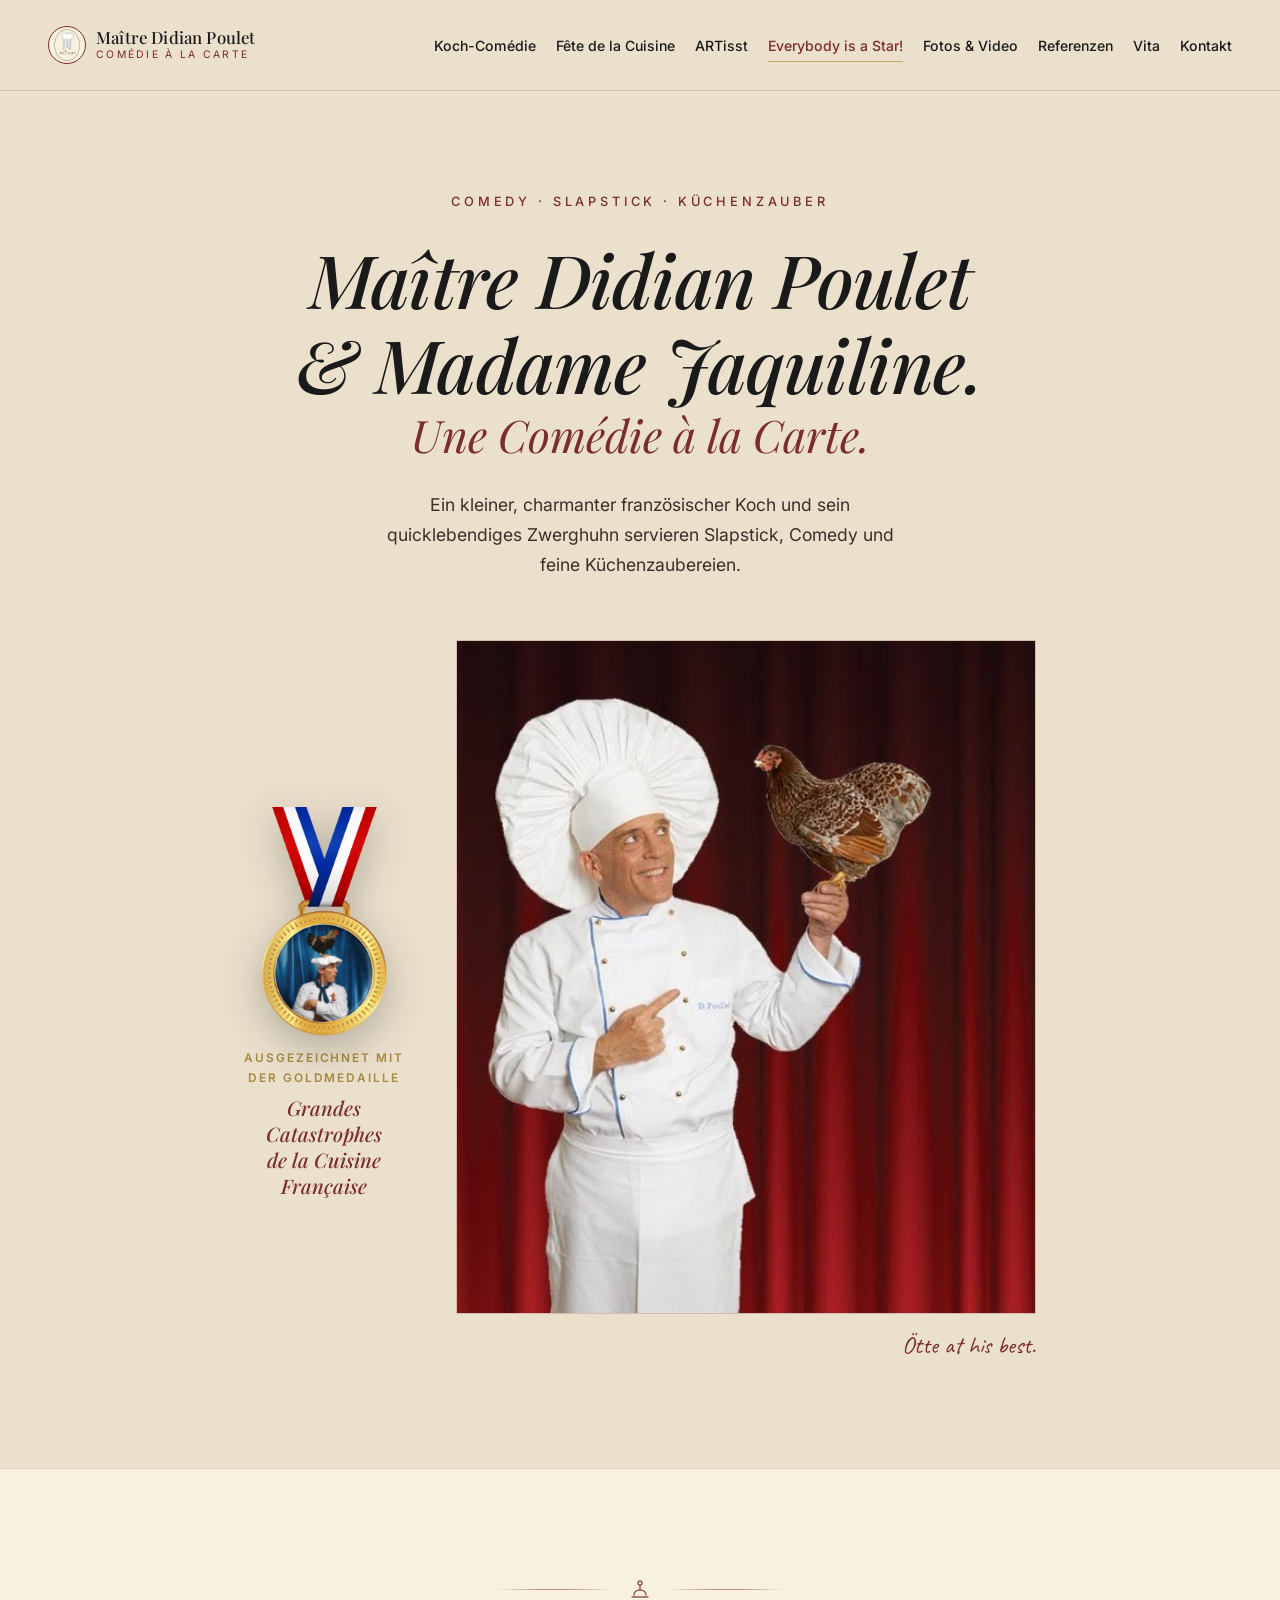
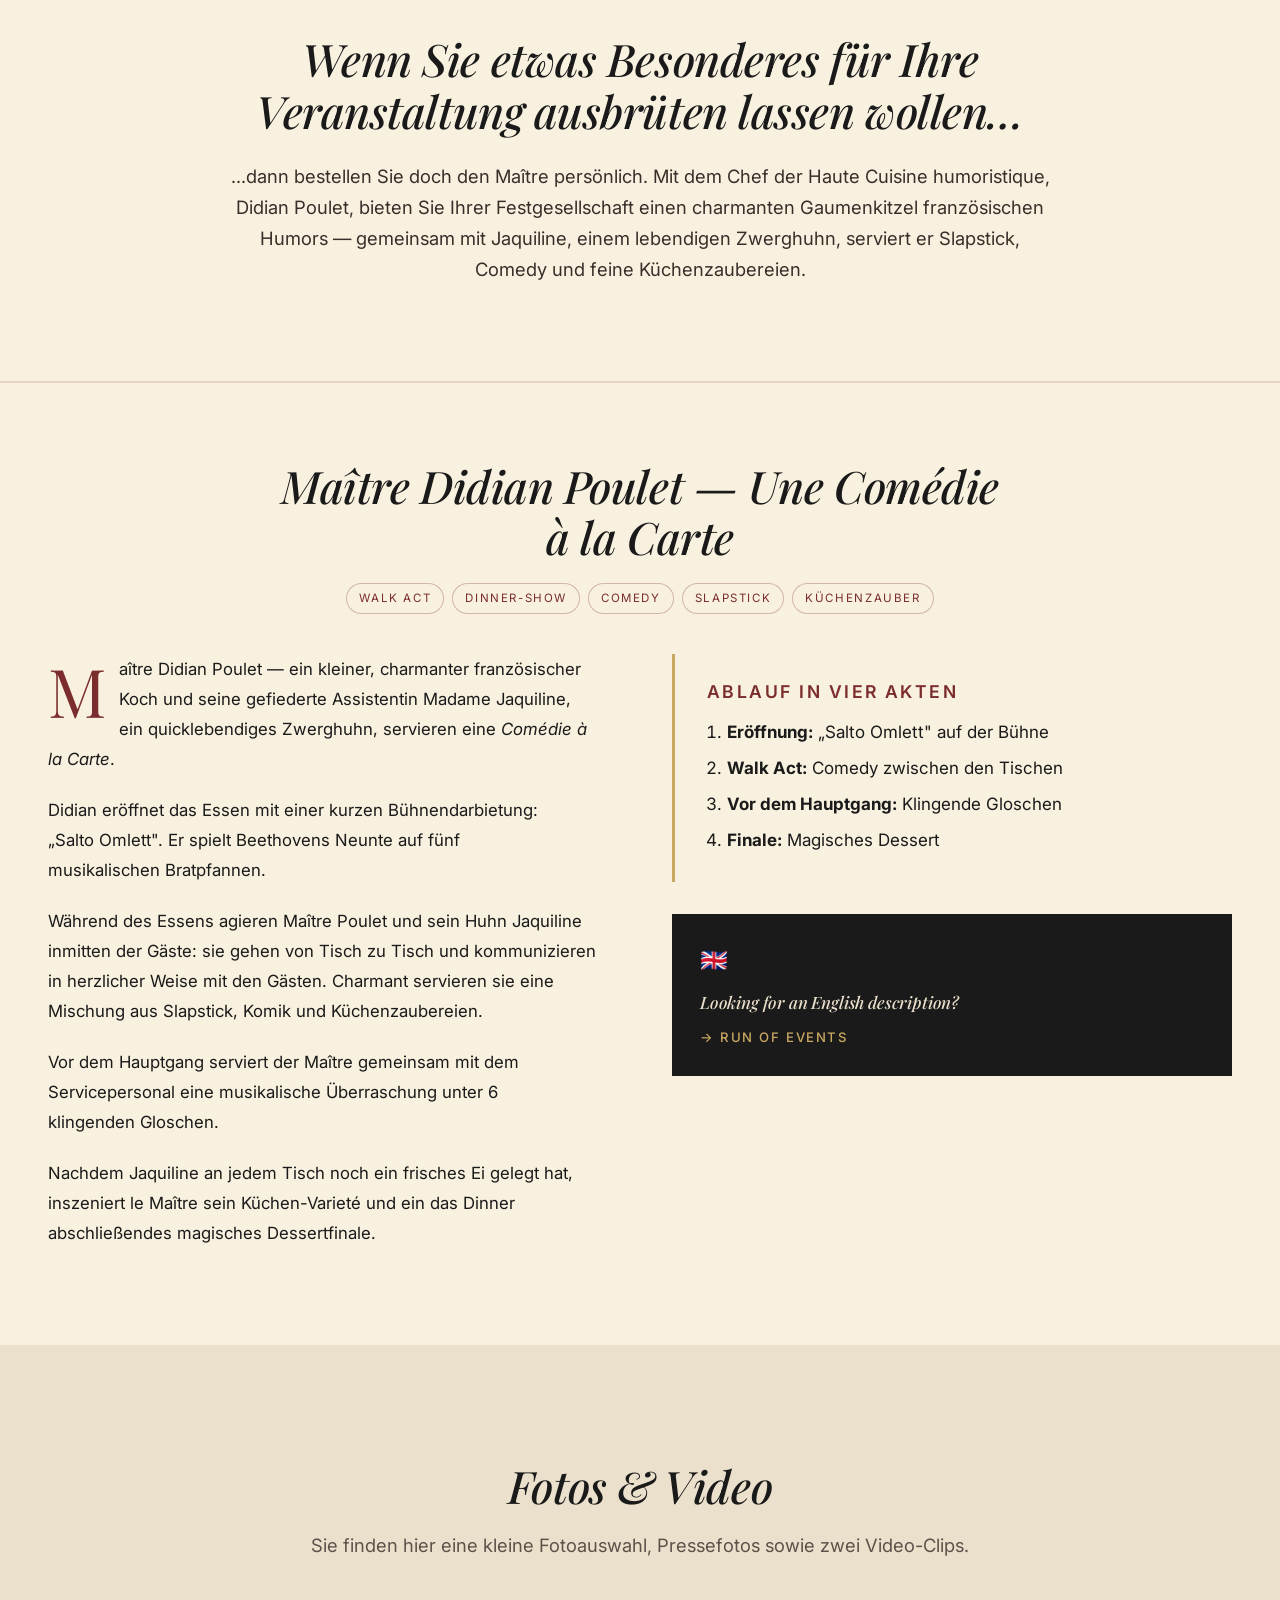
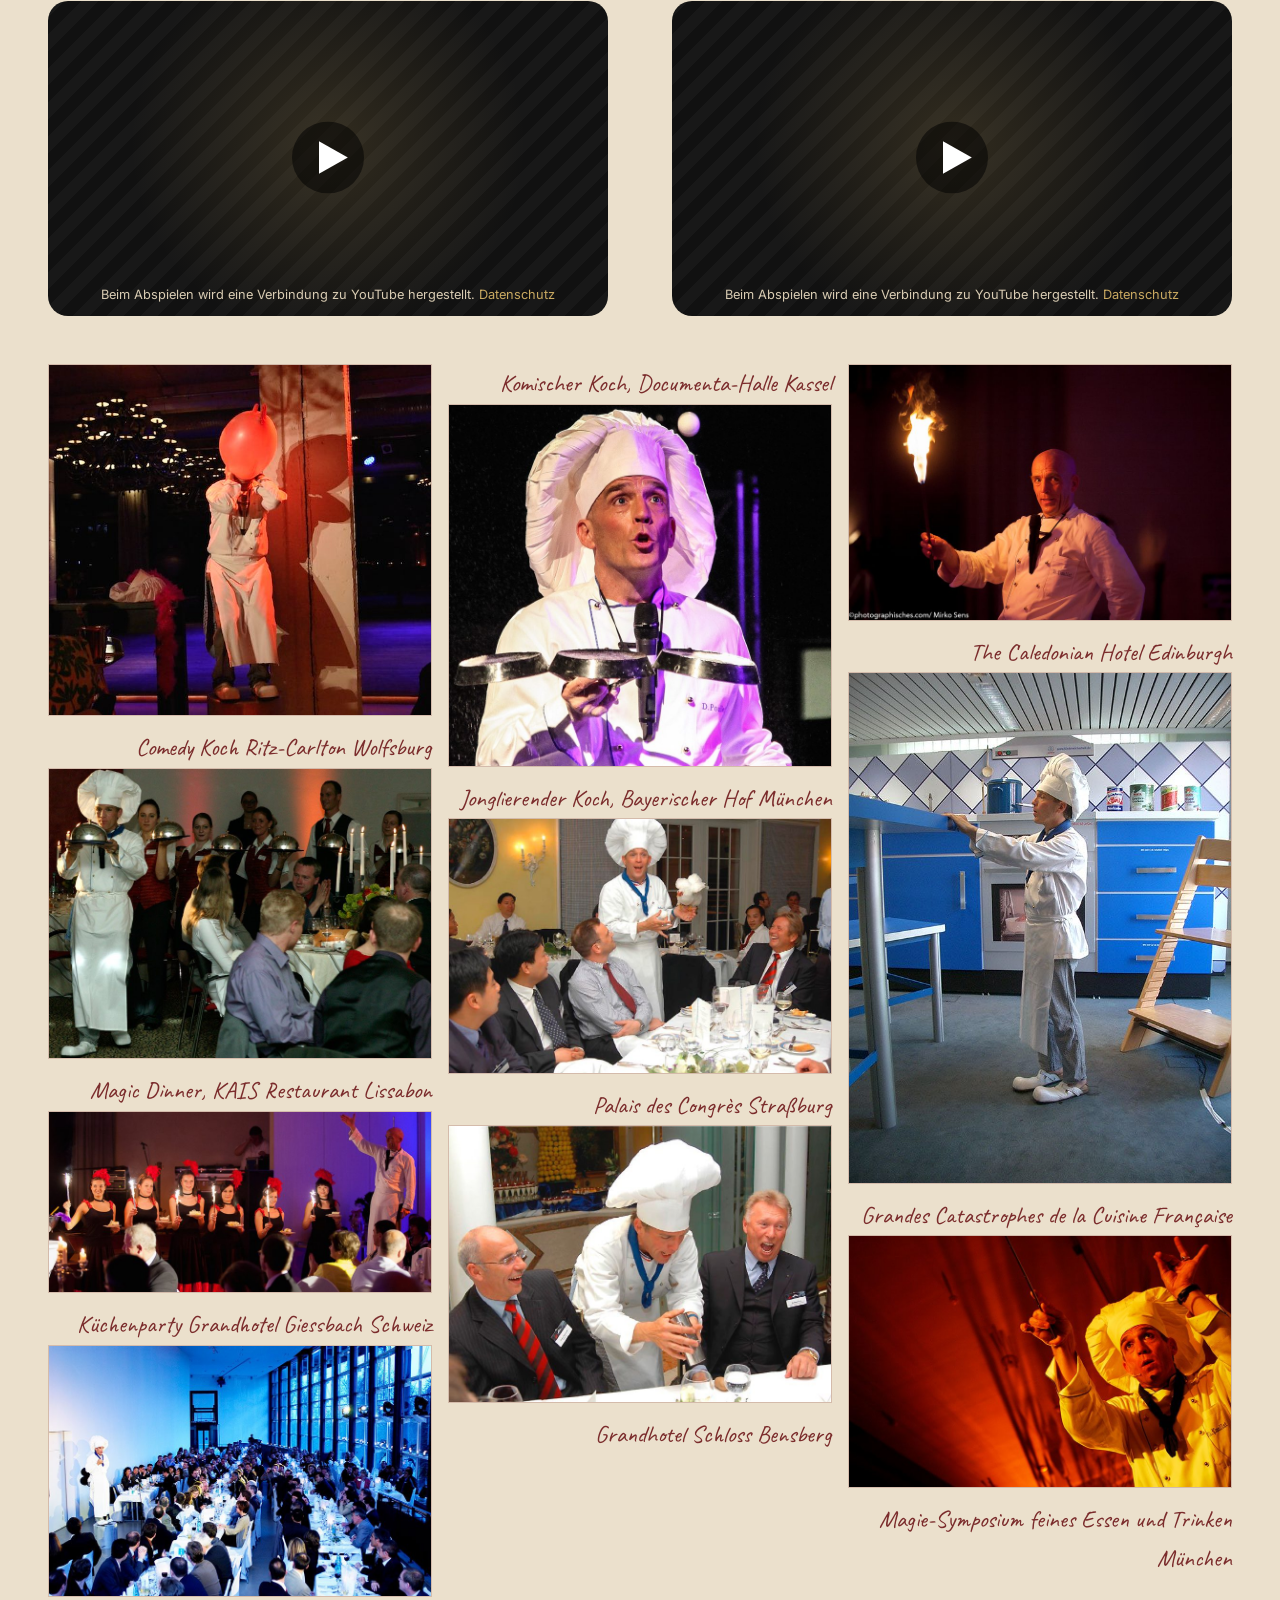
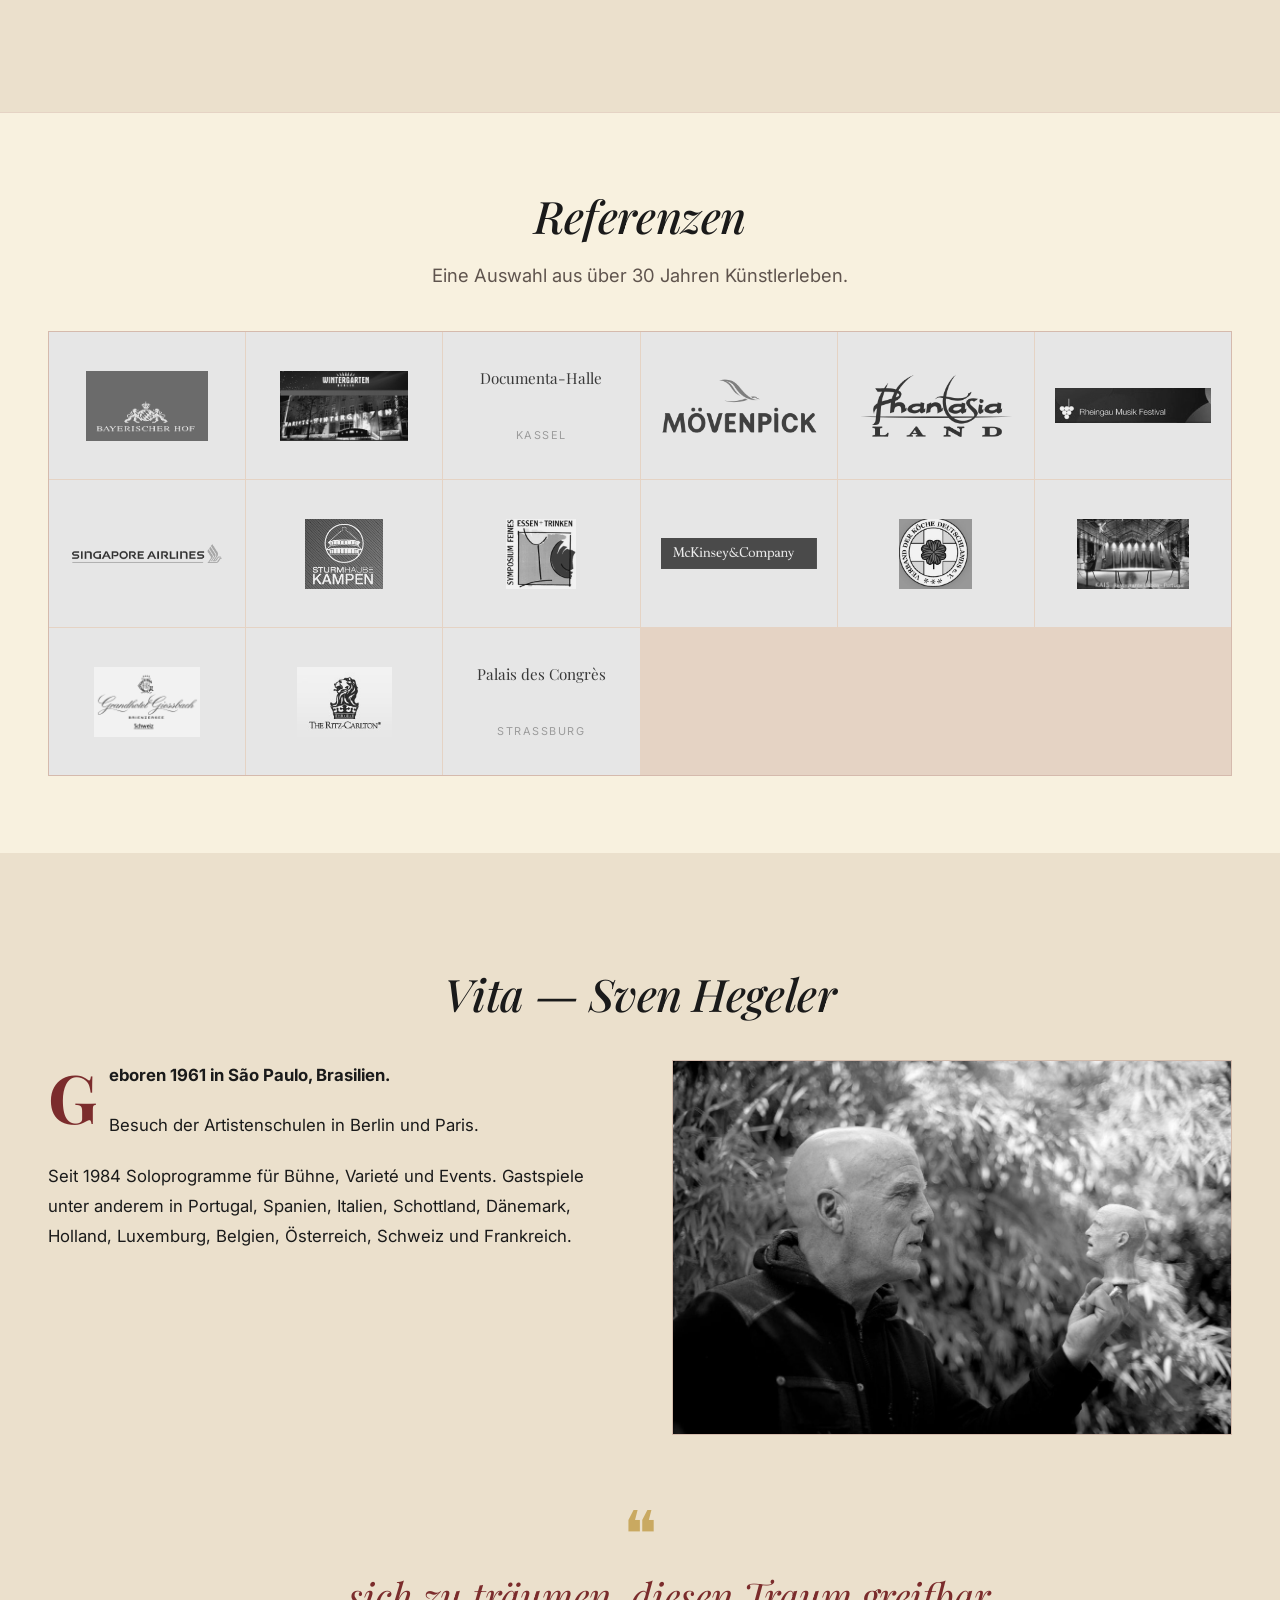
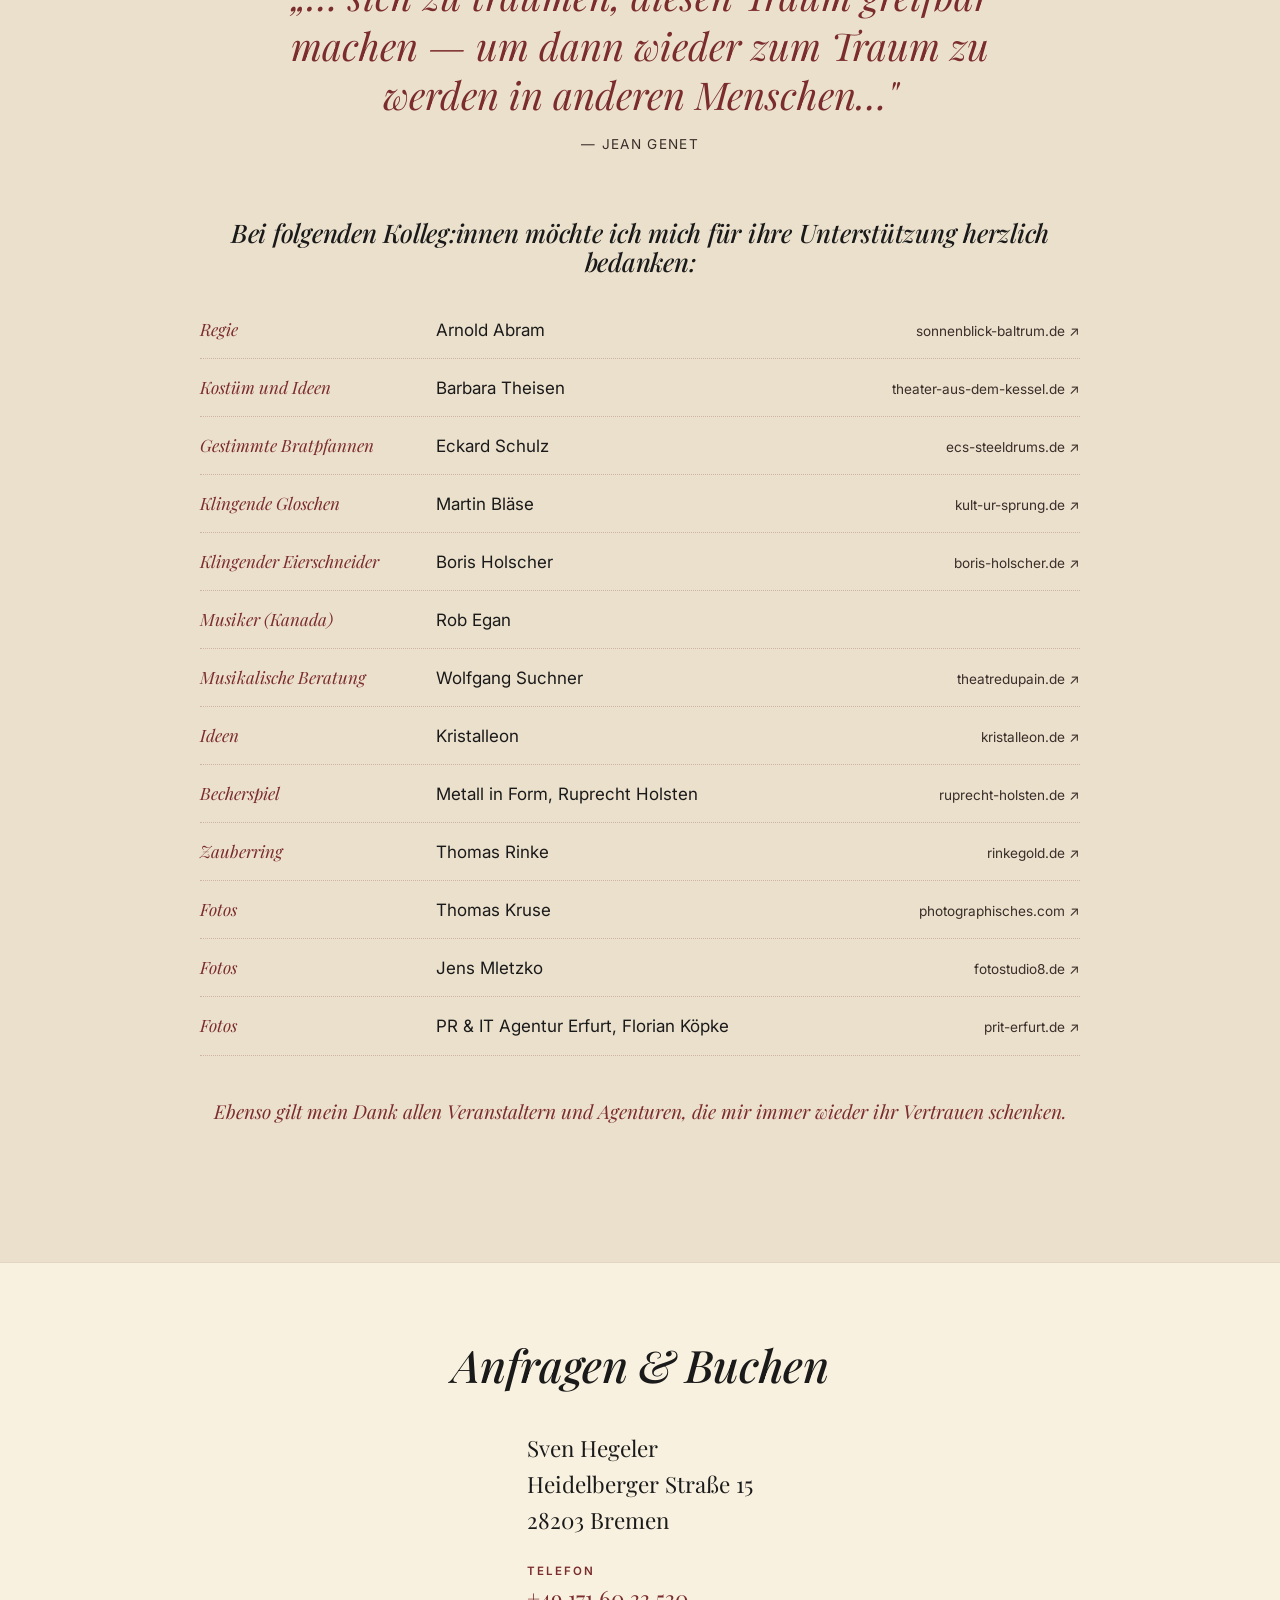
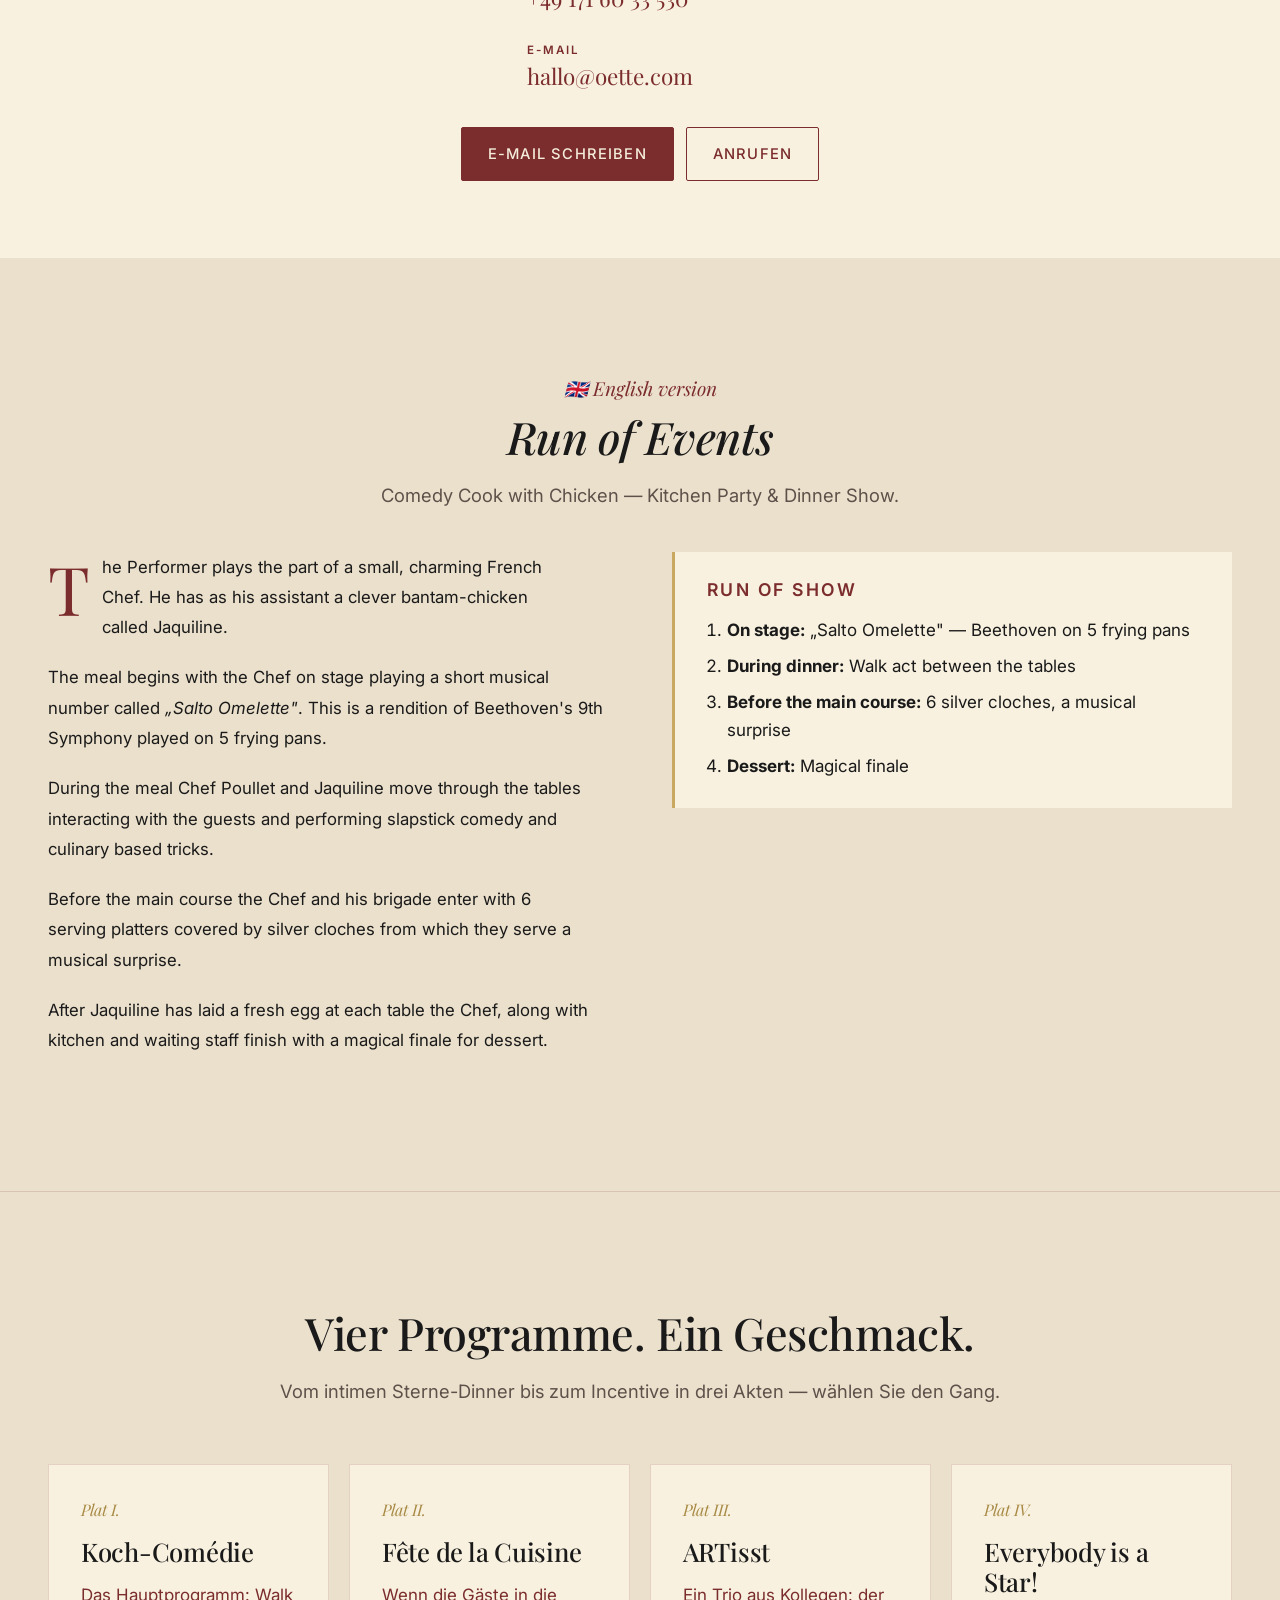
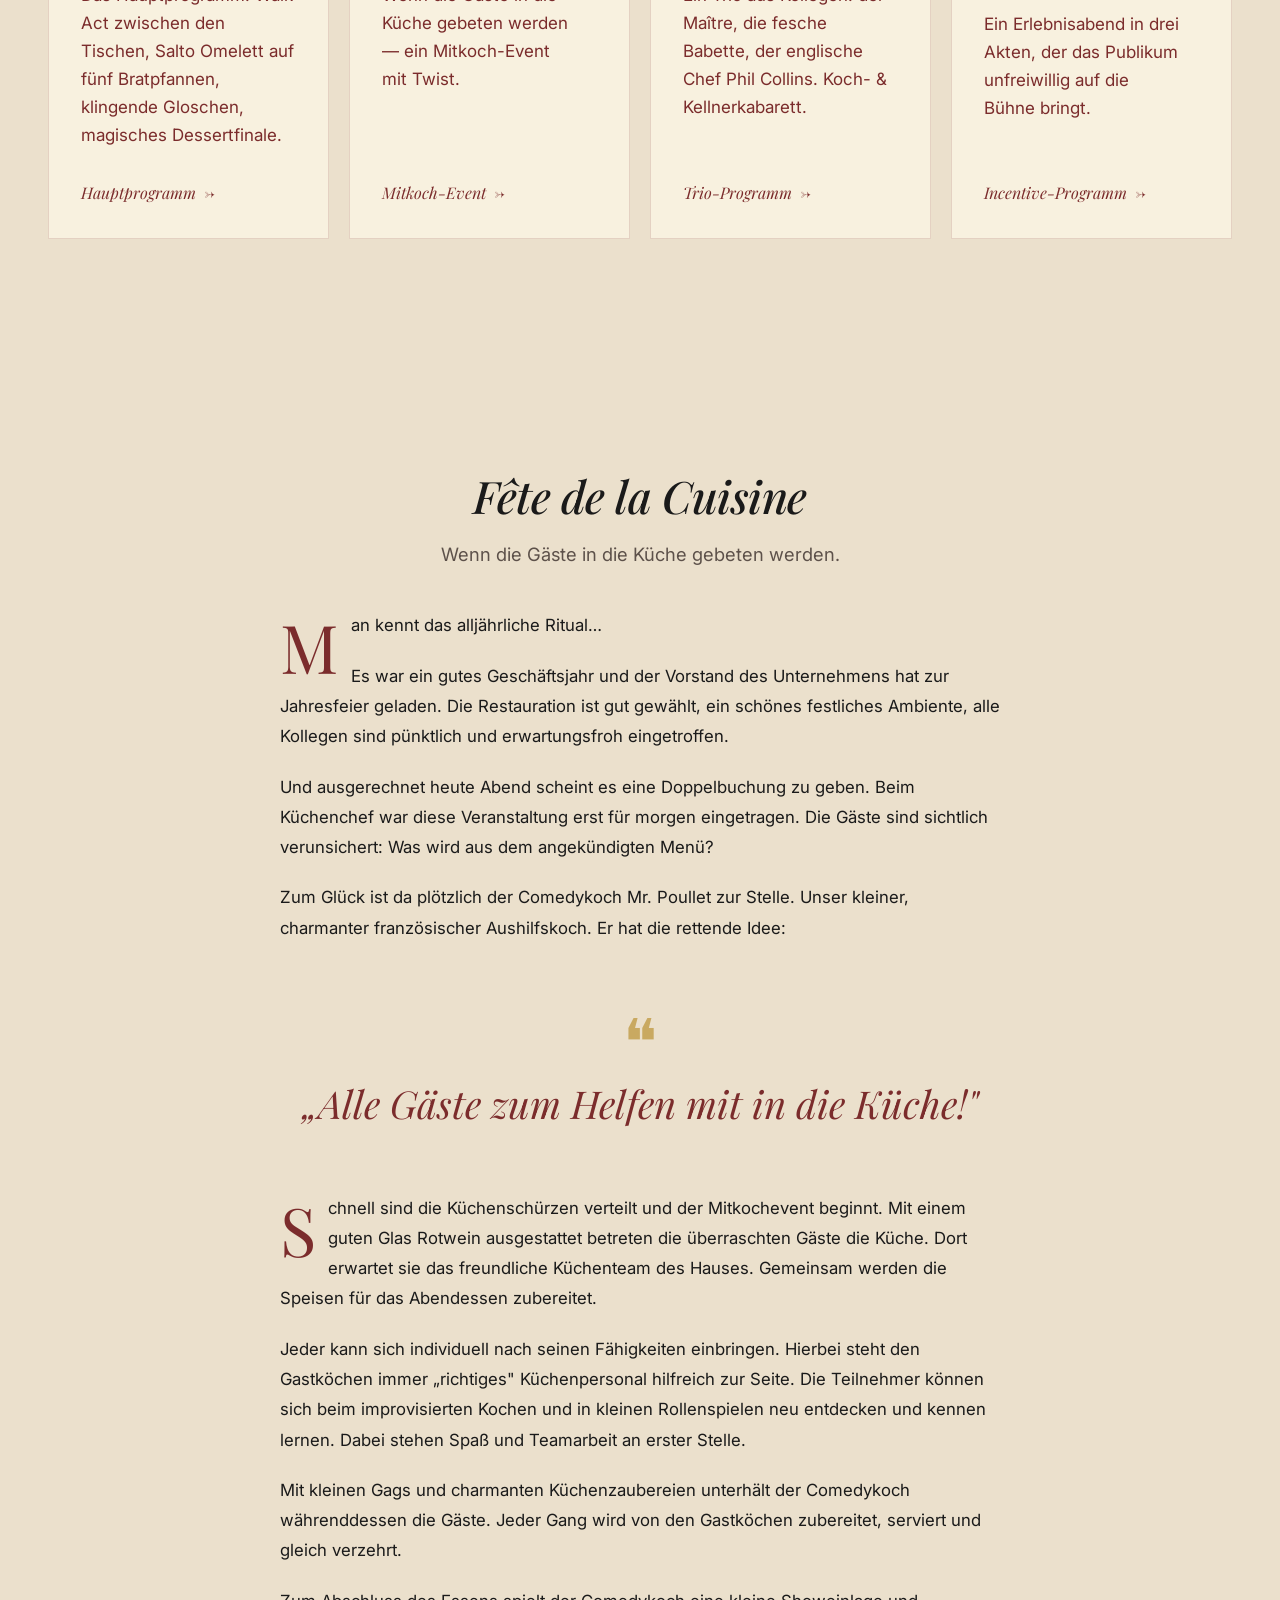
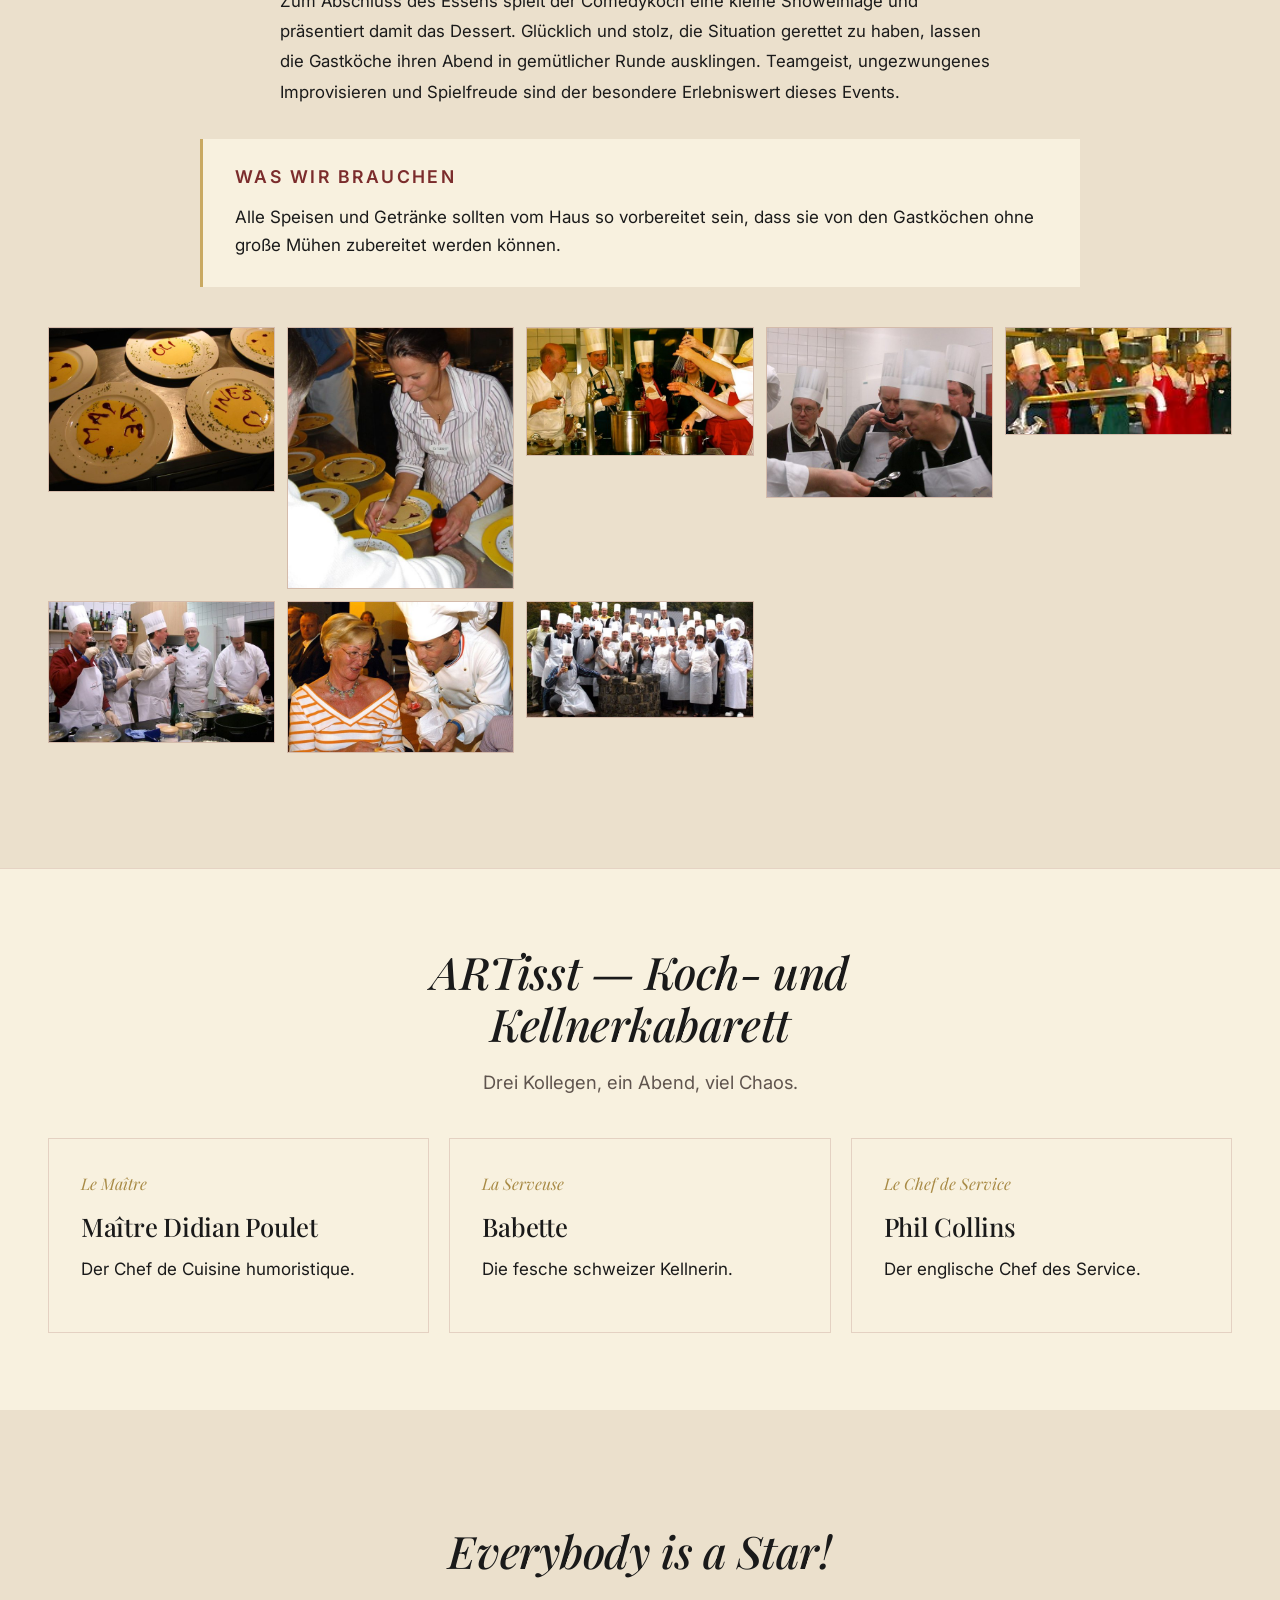
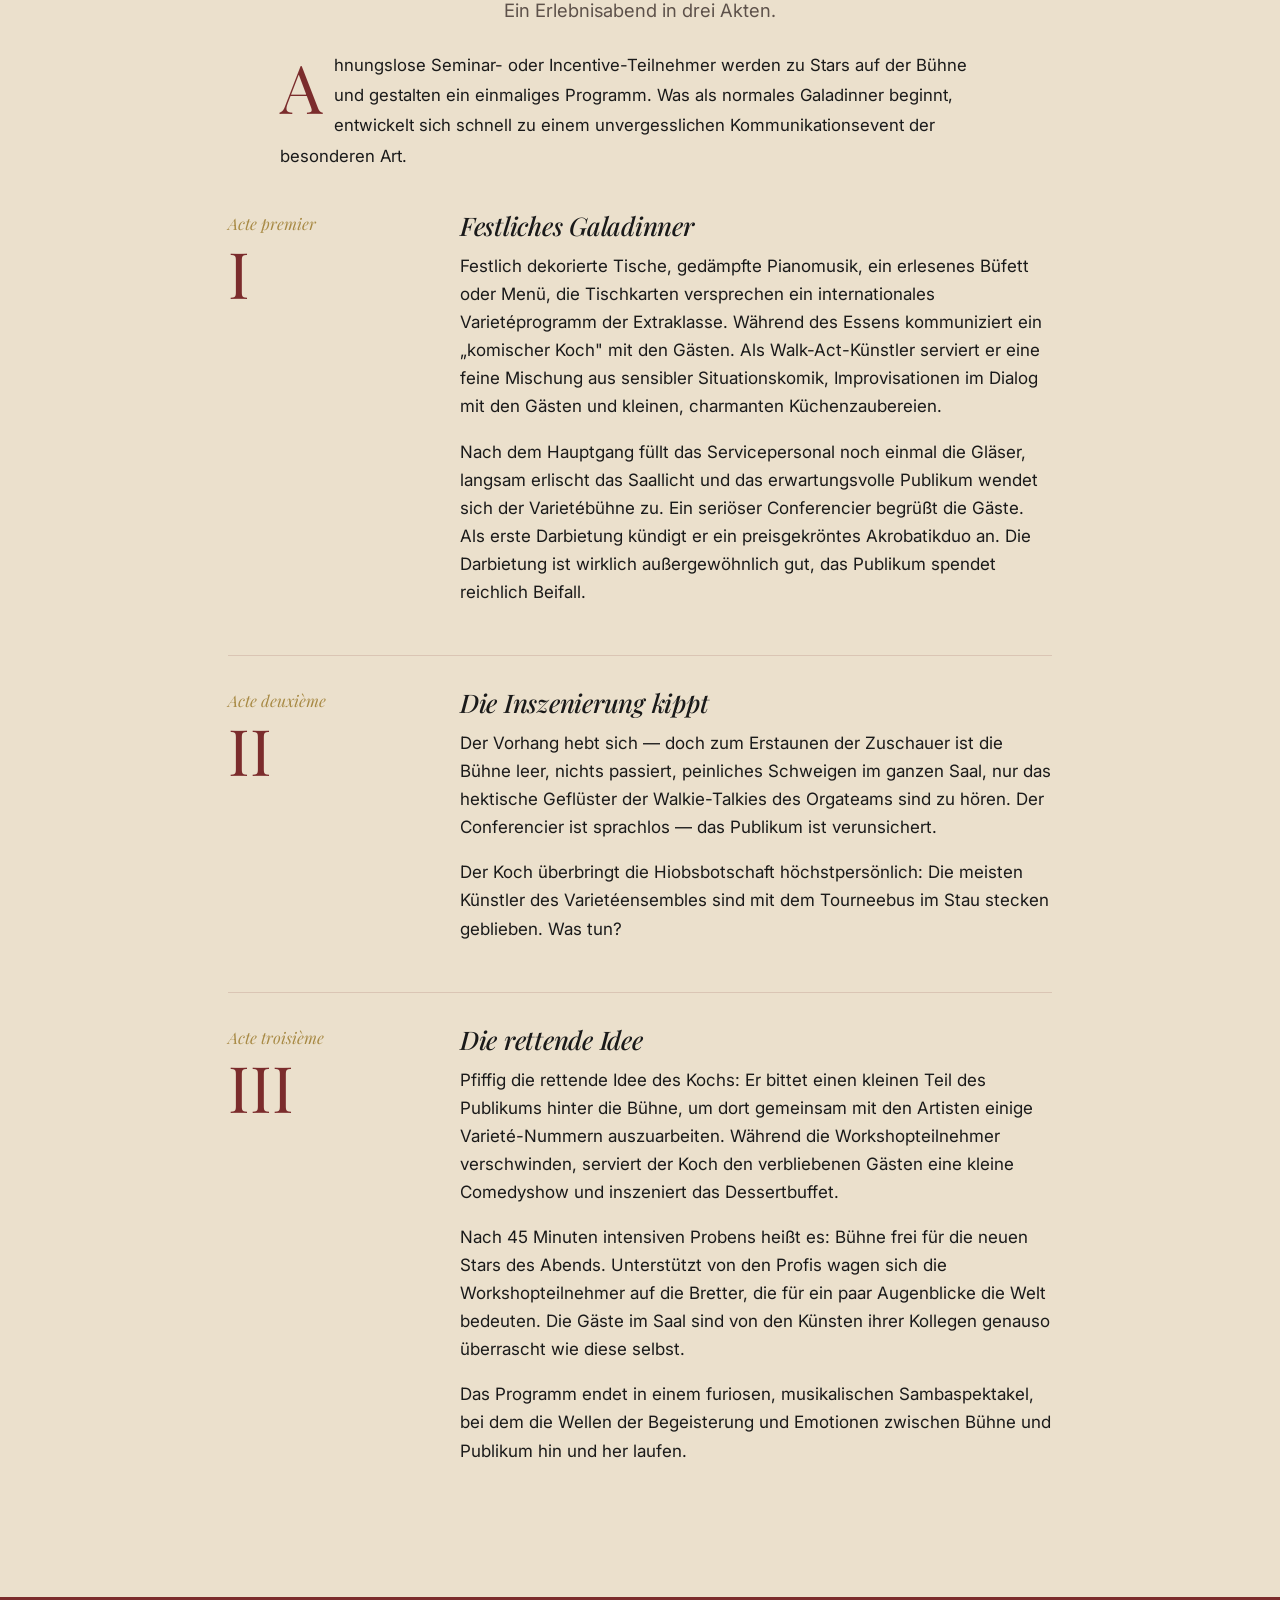
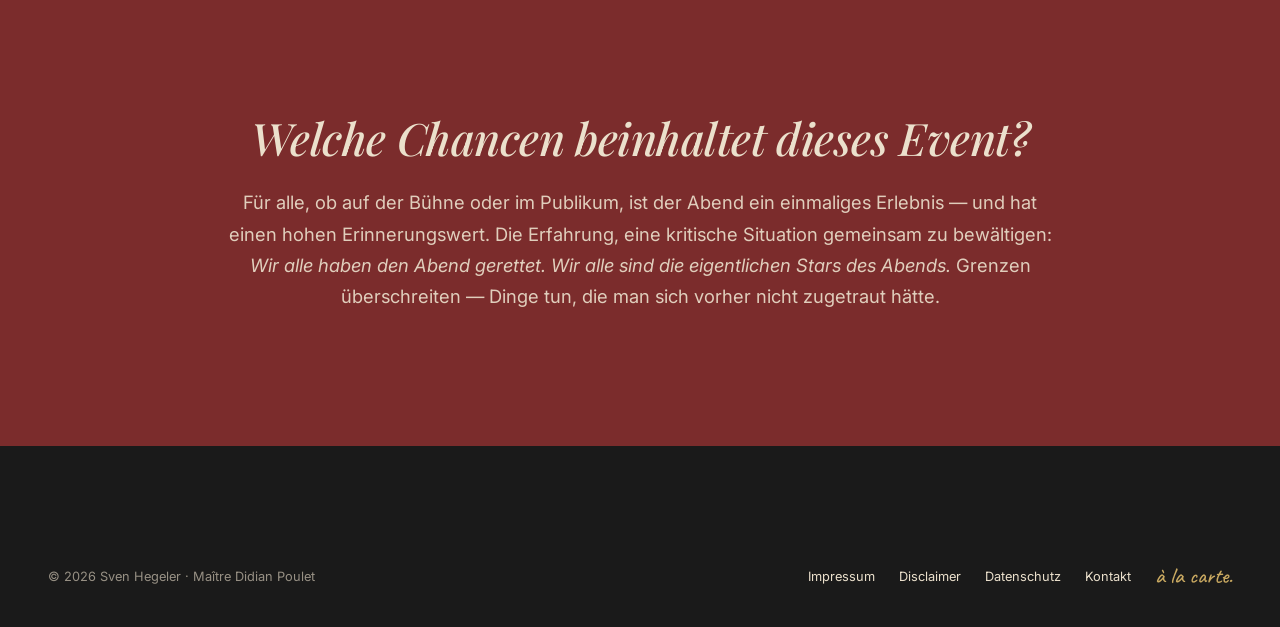
<file: index.html>
<!doctype html>
<html lang="de">
<head>
<meta charset="utf-8">
<meta name="viewport" content="width=device-width,initial-scale=1">
<title>Maître Didian Poulet — Comedy Koch mit Huhn</title>
<meta name="description" content="Comedy · Slapstick · Küchenzauber. Maître Didian Poulet & Madame Jaquiline — eine Comédie à la Carte für Gala, Dinner-Show und Firmenevent.">
<link rel="preconnect" href="https://fonts.googleapis.com">
<link rel="preconnect" href="https://fonts.gstatic.com" crossorigin>
<link href="https://fonts.googleapis.com/css2?family=Playfair+Display:ital,wght@0,400;0,500;1,400;1,500&family=Inter:wght@400;500;600&family=Caveat:wght@500;600&display=swap" rel="stylesheet">
<link rel="stylesheet" href="styles.css?v=5">
</head>
<body data-screen-label="Startseite">

<!-- ============ NAVIGATION ============ -->
<header class="nav">
  <div class="nav-inner">
    <a class="brand" href="#start" aria-label="Maître Didian Poulet — nach oben">
      <span class="brand-mark" aria-hidden="true">
        <img src="images/logo-poulet.png" alt="" width="22" height="22" style="width:26px;height:auto;display:block">
      </span>
      <span class="brand-text">
        <span class="brand-name">Maître Didian Poulet</span>
        <span class="brand-sub">Comédie à la Carte</span>
      </span>
    </a>

    <button class="nav-toggle" aria-label="Menü" aria-expanded="false">
      <svg width="22" height="22" viewBox="0 0 24 24" fill="none" stroke="currentColor" stroke-width="1.6"><path d="M3 6h18M3 12h18M3 18h18"/></svg>
    </button>

    <ul class="nav-links">
      <li><a href="#koch-comedie">Koch-Comédie</a></li>
      <li><a href="#fete-de-la-cuisine">Fête de la Cuisine</a></li>
      <li><a href="#artisst">ARTisst</a></li>
      <li><a href="#everybody-is-a-star">Everybody is a Star!</a></li>
      <li><a href="#fotos-video">Fotos &amp; Video</a></li>
      <li><a href="#referenzen">Referenzen</a></li>
      <li><a href="#vita">Vita</a></li>
      <li><a href="#kontakt">Kontakt</a></li>
    </ul>
  </div>
</header>

<!-- ============ HERO ============ -->
<section class="hero" id="start">
  <div class="container">
    <div class="hero-text">
      <div class="hero-eyebrow">Comedy · Slapstick · Küchenzauber</div>
      <h1>Maître Didian Poulet<br>&amp; Madame Jaquiline.</h1>
      <div class="sub" style="font-family:var(--serif); font-style:italic; color:var(--bordeaux)">Une Comédie à la Carte.</div>
      <p class="subline" style="margin-top:28px; margin-bottom:0">Ein kleiner, charmanter französischer Koch und sein quicklebendiges Zwerghuhn servieren Slapstick, Comedy und feine Küchenzaubereien.</p>
    </div>

    <div class="hero-images">
      <div class="medal-block">
        <img class="medal-img" src="images/goldmedaille.png" alt="Goldmedaille: Maître Didian Poulet mit Jaquiline auf dem Kopf">
        <div class="medal-text">
          <span class="medal-label">Ausgezeichnet mit der Goldmedaille</span>
          <strong class="medal-title">Grandes Catastrophes<br>de la Cuisine Française</strong>
        </div>
      </div>
      <figure class="figure hero-photo">
        <img src="images/didian-poulet-begruessung.jpg" alt="Maître Didian Poulet vor rotem Bühnenvorhang, Zwerghuhn Jaquiline auf der erhobenen Hand" loading="eager">
        <figcaption>Ötte at his best.</figcaption>
      </figure>
    </div>
  </div>
</section>

<!-- ============ AUSBRÜTEN ============ -->
<section class="section--tight" style="background:var(--paper); border-top:1px solid rgba(123,44,44,.15); border-bottom:1px solid rgba(123,44,44,.15)">
  <div class="container--narrow center">
    <div class="ornament" aria-hidden="true">
      <svg width="24" height="24" viewBox="0 0 24 24" fill="none" stroke="currentColor" stroke-width="1.4" stroke-linecap="round" stroke-linejoin="round">
        <path d="M6 18c0-3 2.5-5 6-5s6 2 6 5"/><path d="M4 20h16"/><path d="M12 13V8"/><circle cx="12" cy="6" r="2"/>
      </svg>
    </div>
    <h2 style="font-style:italic">Wenn Sie etwas Besonderes für Ihre Veranstaltung ausbrüten lassen wollen…</h2>
    <p class="lead" style="margin-top:24px">…dann bestellen Sie doch den Maître persönlich. Mit dem Chef der Haute Cuisine humoristique, Didian Poulet, bieten Sie Ihrer Festgesellschaft einen charmanten Gaumenkitzel französischen Humors — gemeinsam mit Jaquiline, einem lebendigen Zwerghuhn, serviert er Slapstick, Comedy und feine Küchenzaubereien.</p>
  </div>
</section>

<!-- ============ KOCH-COMÉDIE ============ -->
<section class="section section--tight" id="koch-comedie" style="background:var(--paper); border-top:1px solid rgba(123,44,44,.15)">
  <div class="container">
    <div class="section-head" style="margin-bottom:40px">
      <h2 style="font-style:italic">Maître Didian Poulet — Une Comédie à la Carte</h2>
      <div class="tags" style="justify-content:center; margin-top:20px">
        <span class="tag">Walk Act</span><span class="tag">Dinner-Show</span><span class="tag">Comedy</span><span class="tag">Slapstick</span><span class="tag">Küchenzauber</span>
      </div>
    </div>

    <div class="two-col">
      <div class="prose" style="margin:0">
        <p>Maître Didian Poulet — ein kleiner, charmanter französischer Koch und seine gefiederte Assistentin Madame Jaquiline, ein quicklebendiges Zwerghuhn, servieren eine <em>Comédie à la Carte</em>.</p>
        <p>Didian eröffnet das Essen mit einer kurzen Bühnendarbietung: „Salto Omlett". Er spielt Beethovens Neunte auf fünf musikalischen Bratpfannen.</p>
        <p>Während des Essens agieren Maître Poulet und sein Huhn Jaquiline inmitten der Gäste: sie gehen von Tisch zu Tisch und kommunizieren in herzlicher Weise mit den Gästen. Charmant servieren sie eine Mischung aus Slapstick, Komik und Küchenzaubereien.</p>
        <p>Vor dem Hauptgang serviert der Maître gemeinsam mit dem Servicepersonal eine musikalische Überraschung unter 6 klingenden Gloschen.</p>
        <p>Nachdem Jaquiline an jedem Tisch noch ein frisches Ei gelegt hat, inszeniert le Maître sein Küchen-Varieté und ein das Dinner abschließendes magisches Dessertfinale.</p>
      </div>

      <aside>
        <div class="aside-box" style="margin-top:0">
          <h3>Ablauf in vier Akten</h3>
          <ol>
            <li><strong>Eröffnung:</strong> „Salto Omlett" auf der Bühne</li>
            <li><strong>Walk Act:</strong> Comedy zwischen den Tischen</li>
            <li><strong>Vor dem Hauptgang:</strong> Klingende Gloschen</li>
            <li><strong>Finale:</strong> Magisches Dessert</li>
          </ol>
        </div>

        <div class="en-box" style="margin-top:24px">
          <span class="flag">🇬🇧</span>
          <h4>Looking for an English description?</h4>
          <a href="#run-of-events">→ Run of Events</a>
        </div>
      </aside>
    </div>
  </div>
</section>

<!-- ============ FOTOS & VIDEO ============ -->
<section class="section" id="fotos-video">
  <div class="container">
    <div class="section-head" style="margin-bottom:40px">
      <h2 style="font-style:italic">Fotos &amp; Video</h2>
      <p class="lead muted">Sie finden hier eine kleine Fotoauswahl, Pressefotos sowie zwei Video-Clips.</p>
    </div>

    <div class="two-col" style="margin-bottom:48px">
      <div class="video-lazy video-yt" data-yt="DKOguxIf1A4" style="width:100%;border-radius:20px;overflow:hidden;position:relative;background:#111;aspect-ratio:16/9">
          <button class="video-play-btn" aria-label="Video abspielen" style="position:absolute;top:50%;left:50%;transform:translate(-50%,-50%);background:none;border:none;cursor:pointer;padding:0;z-index:2"><svg viewBox="0 0 80 80" xmlns="http://www.w3.org/2000/svg" width="72" height="72"><circle cx="40" cy="40" r="40" fill="rgba(0,0,0,0.52)"/><polygon points="30,22 62,40 30,58" fill="white"/></svg></button>
          <p class="video-yt-note">Beim Abspielen wird eine Verbindung zu YouTube hergestellt. <a href="datenschutz.html#youtube">Datenschutz</a></p>
        </div>
      <div class="video-lazy video-yt" data-yt="nDNGU4xr8Pw" style="width:100%;border-radius:20px;overflow:hidden;position:relative;background:#111;aspect-ratio:16/9">
          <button class="video-play-btn" aria-label="Video abspielen" style="position:absolute;top:50%;left:50%;transform:translate(-50%,-50%);background:none;border:none;cursor:pointer;padding:0;z-index:2"><svg viewBox="0 0 80 80" xmlns="http://www.w3.org/2000/svg" width="72" height="72"><circle cx="40" cy="40" r="40" fill="rgba(0,0,0,0.52)"/><polygon points="30,22 62,40 30,58" fill="white"/></svg></button>
          <p class="video-yt-note">Beim Abspielen wird eine Verbindung zu YouTube hergestellt. <a href="datenschutz.html#youtube">Datenschutz</a></p>
        </div>
    </div>

    <div class="gallery-masonry">
      <figure class="figure"><img src="images/bilder/ritz-carlton-wolfsburg.jpg" alt="Comedy Koch Ritz-Carlton Wolfsburg" loading="lazy"><figcaption>Comedy Koch Ritz-Carlton Wolfsburg</figcaption></figure>
      <figure class="figure"><img src="images/bilder/gloschen-marsch.jpg" alt="Magic Dinner, KAIS Restaurant Lissabon" loading="lazy"><figcaption>Magic Dinner, KAIS Restaurant Lissabon</figcaption></figure>
      <figure class="figure"><img src="images/bilder/2 Kopie 2.jpg" alt="Küchenparty Grandhotel Giessbach Schweiz" loading="lazy"><figcaption>Küchenparty Grandhotel Giessbach Schweiz</figcaption></figure>
      <figure class="figure"><img src="images/bilder/blauer-saal-documenta-halle-kassel.jpg" alt="Komischer Koch, Documenta-Halle Kassel" loading="lazy"><figcaption>Komischer Koch, Documenta-Halle Kassel</figcaption></figure>
      <figure class="figure"><img src="images/bilder/1 Kopie.jpg" alt="Jonglierender Koch, Bayerischer Hof München" loading="lazy"><figcaption>Jonglierender Koch, Bayerischer Hof München</figcaption></figure>
      <figure class="figure"><img src="images/bilder/lusitger-koch-palais-des-congress-strassbourgh.jpg" alt="Palais des Congrès Straßburg" loading="lazy"><figcaption>Palais des Congrès Straßburg</figcaption></figure>
      <figure class="figure"><img src="images/bilder/becherspiel-lachende-gaeste.jpg" alt="Grandhotel Schloss Bensberg" loading="lazy"><figcaption>Grandhotel Schloss Bensberg</figcaption></figure>
      <figure class="figure"><img src="images/bilder/fackel charmanter blick.jpg" alt="The Caledonian Hotel Edinburgh" loading="lazy"><figcaption>The Caledonian Hotel Edinburgh</figcaption></figure>
      <figure class="figure"><img src="images/bilder/grandes-catastrophes-de-la-cuisine-francaise.jpg" alt="Grandes Catastrophes de la Cuisine Française" loading="lazy"><figcaption>Grandes Catastrophes de la Cuisine Française</figcaption></figure>
      <figure class="figure"><img src="images/bilder/magie-symposium-feines-essen-und-trinken-muenchen.jpg" alt="Magie-Symposium feines Essen und Trinken München" loading="lazy"><figcaption>Magie-Symposium feines Essen und Trinken München</figcaption></figure>
    </div>
  </div>
</section>

<!-- ============ REFERENZEN ============ -->
<section class="section section--tight" id="referenzen" style="background:var(--paper); border-top:1px solid rgba(123,44,44,.15)">
  <div class="container">
    <div class="section-head" style="margin-bottom:40px">
      <h2 style="font-style:italic">Referenzen</h2>
      <p class="lead muted">Eine Auswahl aus über 30 Jahren Künstlerleben.</p>
    </div>

    <div class="logo-wall">
      <div class="logo-cell"><img src="images/referenzen/bayrischer-hof-muenchen.png" alt="Bayerischer Hof / München" style="max-width:100%;max-height:70px;object-fit:contain;filter:grayscale(1)"></div>
      <div class="logo-cell"><img src="images/referenzen/variete-wintergarten-berlin.jpg" alt="Wintergarten Varieté / Berlin" style="max-width:100%;max-height:70px;object-fit:contain;filter:grayscale(1)"></div>
      <div class="logo-cell">Documenta-Halle<em>Kassel</em></div>
      <div class="logo-cell"><img src="images/referenzen/moevenpick.png" alt="Mövenpick" style="max-width:100%;max-height:70px;object-fit:contain;filter:grayscale(1)"></div>
      <div class="logo-cell"><img src="images/referenzen/phantasialand.png" alt="Phantasialand" style="max-width:100%;max-height:70px;object-fit:contain;filter:grayscale(1)"></div>
      <div class="logo-cell"><img src="images/referenzen/rheingau-musik-festival.jpg" alt="Rheingau Musik Festival" style="max-width:100%;max-height:70px;object-fit:contain;filter:grayscale(1)"></div>
      <div class="logo-cell"><img src="images/referenzen/singapore-airlines.png" alt="Singapore Airlines" style="max-width:100%;max-height:70px;object-fit:contain;filter:grayscale(1)"></div>
      <div class="logo-cell"><img src="images/referenzen/sturmhaube-sylt.jpg" alt="Sturmhaube / Sylt" style="max-width:100%;max-height:70px;object-fit:contain;filter:grayscale(1)"></div>
      <div class="logo-cell"><img src="images/referenzen/symposium-feines-essen-und-trinken.jpg" alt="Symposium / Feines Essen und Trinken" style="max-width:100%;max-height:70px;object-fit:contain;filter:grayscale(1)"></div>
      <div class="logo-cell"><img src="images/referenzen/mckinsey.png" alt="McKinsey" style="max-width:100%;max-height:70px;object-fit:contain;filter:grayscale(1)"></div>
      <div class="logo-cell"><img src="images/referenzen/verband-der-koeche-deutschlands.jpg" alt="Verband der Köche Deutschlands" style="max-width:100%;max-height:70px;object-fit:contain;filter:grayscale(1)"></div>
      <div class="logo-cell"><img src="images/referenzen/kais-restaurante-lisboa.jpg" alt="KAIS Restaurant / Lissabon" style="max-width:100%;max-height:70px;object-fit:contain;filter:grayscale(1)"></div>
      <div class="logo-cell"><img src="images/referenzen/grandhotel-giessbach.png" alt="Grandhotel Giessbach / Schweiz" style="max-width:100%;max-height:70px;object-fit:contain;filter:grayscale(1)"></div>
      <div class="logo-cell"><img src="images/referenzen/logo-ritz_carlton.jpg" alt="Ritz-Carlton / Wolfsburg" style="max-width:100%;max-height:70px;object-fit:contain;filter:grayscale(1)"></div>
      <div class="logo-cell">Palais des Congrès<em>Straßburg</em></div>
    </div>
  </div>
</section>

<!-- ============ VITA ============ -->
<section class="section" id="vita">
  <div class="container">
    <div class="section-head" style="margin-bottom:40px">
      <h2 style="font-style:italic">Vita — Sven Hegeler</h2>
    </div>

    <div class="two-col" style="align-items:start">
      <div class="prose" style="margin:0">
        <p><strong>Geboren 1961 in São Paulo, Brasilien.</strong></p>
        <p>Besuch der Artistenschulen in Berlin und Paris.</p>
        <p>Seit 1984 Soloprogramme für Bühne, Varieté und Events. Gastspiele unter anderem in Portugal, Spanien, Italien, Schottland, Dänemark, Holland, Luxemburg, Belgien, Österreich, Schweiz und Frankreich.</p>
      </div>
      <div>
        <figure class="figure"><img src="images/sven-hegeler-vita.jpg" alt="Sven Hegeler"></figure>
      </div>
    </div>

    <div class="pullquote"><p>„… sich zu träumen, diesen Traum greifbar machen — um dann wieder zum Traum zu werden in anderen Menschen…"</p><p style="font-family:var(--sans); font-style:normal; font-size:.85rem; letter-spacing:.1em; text-transform:uppercase; color:var(--ink-soft); margin-top:16px">— Jean Genet</p></div>

    <div class="container--narrow" style="padding:0">
      <h3 style="font-style:italic; text-align:center; margin-bottom:24px">Bei folgenden Kolleg:innen möchte ich mich für ihre Unterstützung herzlich bedanken:</h3>
      <div class="credits">
        <div class="credit"><div class="credit-role">Regie</div><div>Arnold Abram</div><a class="credit-link" href="https://sonnenblick-baltrum.de" target="_blank" rel="noopener">sonnenblick-baltrum.de ↗</a></div>
        <div class="credit"><div class="credit-role">Kostüm und Ideen</div><div>Barbara Theisen</div><a class="credit-link" href="https://theater-aus-dem-kessel.de" target="_blank" rel="noopener">theater-aus-dem-kessel.de ↗</a></div>
        <div class="credit"><div class="credit-role">Gestimmte Bratpfannen</div><div>Eckard Schulz</div><a class="credit-link" href="https://ecs-steeldrums.de" target="_blank" rel="noopener">ecs-steeldrums.de ↗</a></div>
        <div class="credit"><div class="credit-role">Klingende Gloschen</div><div>Martin Bläse</div><a class="credit-link" href="https://kult-ur-sprung.de" target="_blank" rel="noopener">kult-ur-sprung.de ↗</a></div>
        <div class="credit"><div class="credit-role">Klingender Eierschneider</div><div>Boris Holscher</div><a class="credit-link" href="https://boris-holscher.de" target="_blank" rel="noopener">boris-holscher.de ↗</a></div>
        <div class="credit"><div class="credit-role">Musiker (Kanada)</div><div>Rob Egan</div><span></span></div>
        <div class="credit"><div class="credit-role">Musikalische Beratung</div><div>Wolfgang Suchner</div><a class="credit-link" href="https://theatredupain.de" target="_blank" rel="noopener">theatredupain.de ↗</a></div>
        <div class="credit"><div class="credit-role">Ideen</div><div>Kristalleon</div><a class="credit-link" href="https://kristalleon.de" target="_blank" rel="noopener">kristalleon.de ↗</a></div>
        <div class="credit"><div class="credit-role">Becherspiel</div><div>Metall in Form, Ruprecht Holsten</div><a class="credit-link" href="https://ruprecht-holsten.de" target="_blank" rel="noopener">ruprecht-holsten.de ↗</a></div>
        <div class="credit"><div class="credit-role">Zauberring</div><div>Thomas Rinke</div><a class="credit-link" href="https://rinkegold.de" target="_blank" rel="noopener">rinkegold.de ↗</a></div>
        <div class="credit"><div class="credit-role">Fotos</div><div>Thomas Kruse</div><a class="credit-link" href="https://photographisches.com" target="_blank" rel="noopener">photographisches.com ↗</a></div>
        <div class="credit"><div class="credit-role">Fotos</div><div>Jens Mletzko</div><a class="credit-link" href="https://fotostudio8.de" target="_blank" rel="noopener">fotostudio8.de ↗</a></div>
        <div class="credit"><div class="credit-role">Fotos</div><div>PR &amp; IT Agentur Erfurt, Florian Köpke</div><a class="credit-link" href="https://prit-erfurt.de" target="_blank" rel="noopener">prit-erfurt.de ↗</a></div>
      </div>
      <p class="kicker center" style="margin-top:40px">Ebenso gilt mein Dank allen Veranstaltern und Agenturen, die mir immer wieder ihr Vertrauen schenken.</p>
    </div>
  </div>
</section>

<!-- ============ KONTAKT ============ -->
<section class="section section--tight" id="kontakt" style="background:var(--paper); border-top:1px solid rgba(123,44,44,.15)">
  <div class="container">
    <div class="section-head" style="margin-bottom:40px">
      <h2 style="font-style:italic">Anfragen &amp; Buchen</h2>
    </div>

    <div class="center">
      <div class="contact-block" style="display:inline-block; text-align:left">
        Sven Hegeler<br>
        Heidelberger Straße 15<br>
        28203 Bremen

        <strong>Telefon</strong>
        <a href="tel:+4917160335530">+49 171 60 33 530</a>

        <strong>E-Mail</strong>
        <a href="mailto:hallo@oette.com">hallo@oette.com</a>
      </div>
      <div style="margin-top:32px; display:flex; gap:12px; flex-wrap:wrap; justify-content:center">
        <a class="btn" href="mailto:hallo@oette.com?subject=Buchungsanfrage">E-Mail schreiben</a>
        <a class="btn btn--ghost" href="tel:+4917160335530">Anrufen</a>
      </div>
    </div>
  </div>
</section>

<!-- ============ RUN OF EVENTS (EN) ============ -->
<section class="section" id="run-of-events">
  <div class="container">
    <div class="section-head" style="margin-bottom:40px">
      <p class="kicker" style="margin-bottom:6px">🇬🇧 English version</p>
      <h2 style="font-style:italic">Run of Events</h2>
      <p class="lead muted">Comedy Cook with Chicken — Kitchen Party &amp; Dinner Show.</p>
    </div>

    <div class="two-col">
      <div class="prose" style="margin:0">
        <p>The Performer plays the part of a small, charming French Chef. He has as his assistant a clever bantam-chicken called Jaquiline.</p>
        <p>The meal begins with the Chef on stage playing a short musical number called <em>„Salto Omelette"</em>. This is a rendition of Beethoven's 9th Symphony played on 5 frying pans.</p>
        <p>During the meal Chef Poullet and Jaquiline move through the tables interacting with the guests and performing slapstick comedy and culinary based tricks.</p>
        <p>Before the main course the Chef and his brigade enter with 6 serving platters covered by silver cloches from which they serve a musical surprise.</p>
        <p>After Jaquiline has laid a fresh egg at each table the Chef, along with kitchen and waiting staff finish with a magical finale for dessert.</p>
      </div>
      <aside>
        <div class="aside-box" style="margin-top:0">
          <h3>Run of show</h3>
          <ol>
            <li><strong>On stage:</strong> „Salto Omelette" — Beethoven on 5 frying pans</li>
            <li><strong>During dinner:</strong> Walk act between the tables</li>
            <li><strong>Before the main course:</strong> 6 silver cloches, a musical surprise</li>
            <li><strong>Dessert:</strong> Magical finale</li>
          </ol>
        </div>
      </aside>
    </div>
  </div>
</section>

<!-- ============ PROGRAMM-ÜBERSICHT ============ -->
<section class="section" style="border-top:1px solid rgba(123,44,44,.15)">
  <div class="container">
    <div class="section-head">
      <h2>Vier Programme. Ein Geschmack.</h2>
      <p class="lead muted">Vom intimen Sterne-Dinner bis zum Incentive in drei Akten — wählen Sie den Gang.</p>
    </div>

    <div class="program-grid">
      <a class="card" href="#koch-comedie">
        <span class="card-num">Plat I.</span>
        <h3>Koch-Comédie</h3>
        <p>Das Hauptprogramm: Walk Act zwischen den Tischen, Salto Omelett auf fünf Bratpfannen, klingende Gloschen, magisches Dessertfinale.</p>
        <span class="card-link">Hauptprogramm</span>
      </a>
      <a class="card" href="#fete-de-la-cuisine">
        <span class="card-num">Plat II.</span>
        <h3>Fête de la Cuisine</h3>
        <p>Wenn die Gäste in die Küche gebeten werden — ein Mitkoch-Event mit Twist.</p>
        <span class="card-link">Mitkoch-Event</span>
      </a>
      <a class="card" href="#artisst">
        <span class="card-num">Plat III.</span>
        <h3>ARTisst</h3>
        <p>Ein Trio aus Kollegen: der Maître, die fesche Babette, der englische Chef Phil Collins. Koch- &amp; Kellnerkabarett.</p>
        <span class="card-link">Trio-Programm</span>
      </a>
      <a class="card" href="#everybody-is-a-star">
        <span class="card-num">Plat IV.</span>
        <h3>Everybody is a Star!</h3>
        <p>Ein Erlebnisabend in drei Akten, der das Publikum unfreiwillig auf die Bühne bringt.</p>
        <span class="card-link">Incentive-Programm</span>
      </a>
    </div>
  </div>
</section>

<!-- ============ WEITERE PROGRAMME (ans Ende verschoben) ============ -->
<!-- ============ FÊTE DE LA CUISINE ============ -->
<section class="section" id="fete-de-la-cuisine">
  <div class="container">
    <div class="section-head" style="margin-bottom:40px">
      <h2 style="font-style:italic">Fête de la Cuisine</h2>
      <p class="lead muted">Wenn die Gäste in die Küche gebeten werden.</p>
    </div>

    <div class="container--narrow" style="padding:0">
      <div class="prose">
        <p>Man kennt das alljährliche Ritual…</p>
        <p>Es war ein gutes Geschäftsjahr und der Vorstand des Unternehmens hat zur Jahresfeier geladen. Die Restauration ist gut gewählt, ein schönes festliches Ambiente, alle Kollegen sind pünktlich und erwartungsfroh eingetroffen.</p>
        <p>Und ausgerechnet heute Abend scheint es eine Doppelbuchung zu geben. Beim Küchenchef war diese Veranstaltung erst für morgen eingetragen. Die Gäste sind sichtlich verunsichert: Was wird aus dem angekündigten Menü?</p>
        <p>Zum Glück ist da plötzlich der Comedykoch Mr. Poullet zur Stelle. Unser kleiner, charmanter französischer Aushilfskoch. Er hat die rettende Idee:</p>
      </div>
    </div>

    <div class="pullquote"><p>„Alle Gäste zum Helfen mit in die Küche!"</p></div>

    <div class="container--narrow" style="padding:0">
      <div class="prose">
        <p>Schnell sind die Küchenschürzen verteilt und der Mitkochevent beginnt. Mit einem guten Glas Rotwein ausgestattet betreten die überraschten Gäste die Küche. Dort erwartet sie das freundliche Küchenteam des Hauses. Gemeinsam werden die Speisen für das Abendessen zubereitet.</p>
        <p>Jeder kann sich individuell nach seinen Fähigkeiten einbringen. Hierbei steht den Gastköchen immer „richtiges" Küchenpersonal hilfreich zur Seite. Die Teilnehmer können sich beim improvisierten Kochen und in kleinen Rollenspielen neu entdecken und kennen lernen. Dabei stehen Spaß und Teamarbeit an erster Stelle.</p>
        <p>Mit kleinen Gags und charmanten Küchenzaubereien unterhält der Comedykoch währenddessen die Gäste. Jeder Gang wird von den Gastköchen zubereitet, serviert und gleich verzehrt.</p>
        <p>Zum Abschluss des Essens spielt der Comedykoch eine kleine Showeinlage und präsentiert damit das Dessert. Glücklich und stolz, die Situation gerettet zu haben, lassen die Gastköche ihren Abend in gemütlicher Runde ausklingen. Teamgeist, ungezwungenes Improvisieren und Spielfreude sind der besondere Erlebniswert dieses Events.</p>
      </div>

      <div class="aside-box">
        <h3>Was wir brauchen</h3>
        <p style="margin:0">Alle Speisen und Getränke sollten vom Haus so vorbereitet sein, dass sie von den Gastköchen ohne große Mühen zubereitet werden können.</p>
      </div>
    </div>

    <div class="gallery-strip" style="margin-top:40px">
      <figure class="figure"><img src="images/bilder/fete-de-la-quisine-mitkoch-event_0001.jpg" alt="Fête de la Cuisine Mitkoch-Event" loading="lazy"></figure>
      <figure class="figure"><img src="images/bilder/fete-de-la-quisine-mitkoch-event_0002.jpg" alt="Fête de la Cuisine Mitkoch-Event" loading="lazy"></figure>
      <figure class="figure"><img src="images/bilder/fete-de-la-quisine-mitkoch-event_0003.jpg" alt="Fête de la Cuisine Mitkoch-Event" loading="lazy"></figure>
      <figure class="figure"><img src="images/bilder/fete-de-la-quisine-mitkoch-event_0004.jpg" alt="Fête de la Cuisine Mitkoch-Event" loading="lazy"></figure>
      <figure class="figure"><img src="images/bilder/fete-de-la-quisine-mitkoch-event_0005.jpg" alt="Fête de la Cuisine Mitkoch-Event" loading="lazy"></figure>
      <figure class="figure"><img src="images/bilder/fete-de-la-quisine-mitkoch-event_0006.jpg" alt="Fête de la Cuisine Mitkoch-Event" loading="lazy"></figure>
      <figure class="figure"><img src="images/bilder/fete-de-la-quisine-mitkoch-event_0007.jpg" alt="Fête de la Cuisine Mitkoch-Event" loading="lazy"></figure>
      <figure class="figure"><img src="images/bilder/fete-de-la-quisine-mitkoch-event_0008.jpg" alt="Fête de la Cuisine Mitkoch-Event" loading="lazy"></figure>
    </div>
  </div>
</section>

<!-- ============ ARTISST ============ -->
<section class="section section--tight" id="artisst" style="background:var(--paper); border-top:1px solid rgba(123,44,44,.15)">
  <div class="container">
    <div class="section-head" style="margin-bottom:32px">
      <h2 style="font-style:italic">ARTisst — Koch- und Kellnerkabarett</h2>
      <p class="lead muted">Drei Kollegen, ein Abend, viel Chaos.</p>
    </div>

    <div class="program-grid">
      <article class="card">
        <span class="card-num">Le Maître</span>
        <h3>Maître Didian Poulet</h3>
        <p>Der Chef de Cuisine humoristique.</p>
      </article>
      <article class="card">
        <span class="card-num">La Serveuse</span>
        <h3>Babette</h3>
        <p>Die fesche schweizer Kellnerin.</p>
      </article>
      <article class="card">
        <span class="card-num">Le Chef de Service</span>
        <h3>Phil Collins</h3>
        <p>Der englische Chef des Service.</p>
      </article>
    </div>
  </div>
</section>

<!-- ============ EVERYBODY IS A STAR ============ -->
<section class="section" id="everybody-is-a-star">
  <div class="container--narrow">
    <div class="section-head" style="margin-bottom:24px">
      <h2 style="font-style:italic">Everybody is a Star!</h2>
      <p class="lead muted">Ein Erlebnisabend in drei Akten.</p>
    </div>

    <div class="prose">
      <p>Ahnungslose Seminar- oder Incentive-Teilnehmer werden zu Stars auf der Bühne und gestalten ein einmaliges Programm. Was als normales Galadinner beginnt, entwickelt sich schnell zu einem unvergesslichen Kommunikationsevent der besonderen Art.</p>
    </div>

    <div class="acts">
      <div class="act">
        <div class="act-num">Acte premier <span class="big">I</span></div>
        <div>
          <h3 style="font-style:italic">Festliches Galadinner</h3>
          <p>Festlich dekorierte Tische, gedämpfte Pianomusik, ein erlesenes Büfett oder Menü, die Tischkarten versprechen ein internationales Varietéprogramm der Extraklasse. Während des Essens kommuniziert ein „komischer Koch" mit den Gästen. Als Walk-Act-Künstler serviert er eine feine Mischung aus sensibler Situationskomik, Improvisationen im Dialog mit den Gästen und kleinen, charmanten Küchenzaubereien.</p>
          <p>Nach dem Hauptgang füllt das Servicepersonal noch einmal die Gläser, langsam erlischt das Saallicht und das erwartungsvolle Publikum wendet sich der Varietébühne zu. Ein seriöser Conferencier begrüßt die Gäste. Als erste Darbietung kündigt er ein preisgekröntes Akrobatikduo an. Die Darbietung ist wirklich außergewöhnlich gut, das Publikum spendet reichlich Beifall.</p>
        </div>
      </div>
      <div class="act">
        <div class="act-num">Acte deuxième <span class="big">II</span></div>
        <div>
          <h3 style="font-style:italic">Die Inszenierung kippt</h3>
          <p>Der Vorhang hebt sich — doch zum Erstaunen der Zuschauer ist die Bühne leer, nichts passiert, peinliches Schweigen im ganzen Saal, nur das hektische Geflüster der Walkie-Talkies des Orgateams sind zu hören. Der Conferencier ist sprachlos — das Publikum ist verunsichert.</p>
          <p>Der Koch überbringt die Hiobsbotschaft höchstpersönlich: Die meisten Künstler des Varietéensembles sind mit dem Tourneebus im Stau stecken geblieben. Was tun?</p>
        </div>
      </div>
      <div class="act">
        <div class="act-num">Acte troisième <span class="big">III</span></div>
        <div>
          <h3 style="font-style:italic">Die rettende Idee</h3>
          <p>Pfiffig die rettende Idee des Kochs: Er bittet einen kleinen Teil des Publikums hinter die Bühne, um dort gemeinsam mit den Artisten einige Varieté-Nummern auszuarbeiten. Während die Workshopteilnehmer verschwinden, serviert der Koch den verbliebenen Gästen eine kleine Comedyshow und inszeniert das Dessertbuffet.</p>
          <p>Nach 45 Minuten intensiven Probens heißt es: Bühne frei für die neuen Stars des Abends. Unterstützt von den Profis wagen sich die Workshopteilnehmer auf die Bretter, die für ein paar Augenblicke die Welt bedeuten. Die Gäste im Saal sind von den Künsten ihrer Kollegen genauso überrascht wie diese selbst.</p>
          <p>Das Programm endet in einem furiosen, musikalischen Sambaspektakel, bei dem die Wellen der Begeisterung und Emotionen zwischen Bühne und Publikum hin und her laufen.</p>
        </div>
      </div>
    </div>
  </div>
</section>

<section class="section section--bordeaux">
  <div class="container--narrow center">
    <h2 style="font-style:italic; margin-bottom:24px">Welche Chancen beinhaltet dieses Event?</h2>
    <p class="lead" style="color:rgba(235,224,204,.9)">Für alle, ob auf der Bühne oder im Publikum, ist der Abend ein einmaliges Erlebnis — und hat einen hohen Erinnerungswert. Die Erfahrung, eine kritische Situation gemeinsam zu bewältigen: <em>Wir alle haben den Abend gerettet. Wir alle sind die eigentlichen Stars des Abends.</em> Grenzen überschreiten — Dinge tun, die man sich vorher nicht zugetraut hätte.</p>
  </div>
</section>

<!-- ============ FOOTER ============ -->
<footer class="footer">
  <div class="container">
    <div class="footer-bottom">
      <span>© 2026 Sven Hegeler · Maître Didian Poulet</span>
      <nav style="display:flex; gap:24px; align-items:center; flex-wrap:wrap">
        <a href="impressum.html">Impressum</a>
        <a href="impressum.html#disclaimer">Disclaimer</a>
        <a href="datenschutz.html">Datenschutz</a>
        <a href="#kontakt">Kontakt</a>
        <span class="script">à la carte.</span>
      </nav>
    </div>
  </div>
</footer>

<script src="nav.js"></script>
<script>
document.querySelectorAll('.video-yt').forEach(function(w){
  w.querySelector('.video-play-btn').addEventListener('click',function(){
    var iframe=document.createElement('iframe');
    iframe.src='https://www.youtube-nocookie.com/embed/'+w.dataset.yt+'?autoplay=1&rel=0';
    iframe.title='YouTube-Video';
    iframe.allow='autoplay; encrypted-media; picture-in-picture; fullscreen';
    iframe.allowFullscreen=true;
    iframe.style.cssText='position:absolute;inset:0;width:100%;height:100%;border:0';
    w.innerHTML='';
    w.appendChild(iframe);
  });
});
</script>
</body>
</html>
</file>
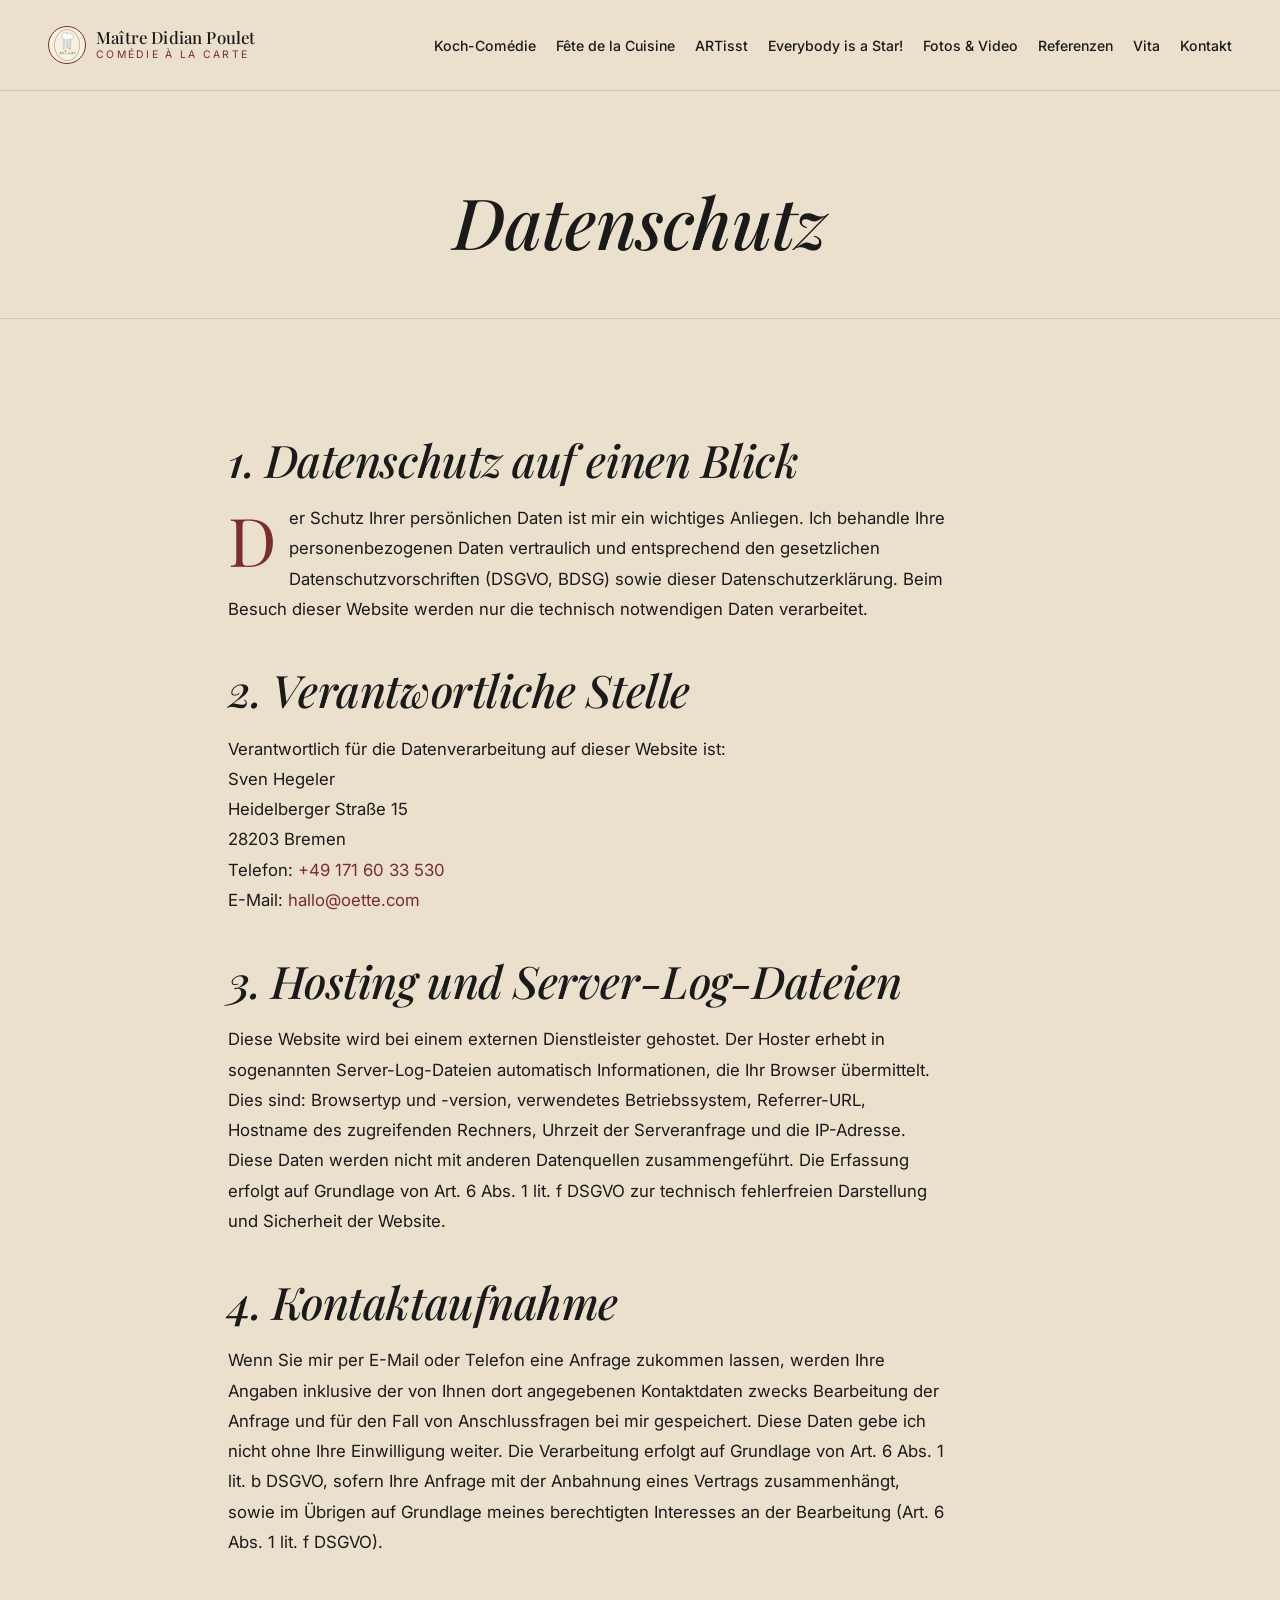
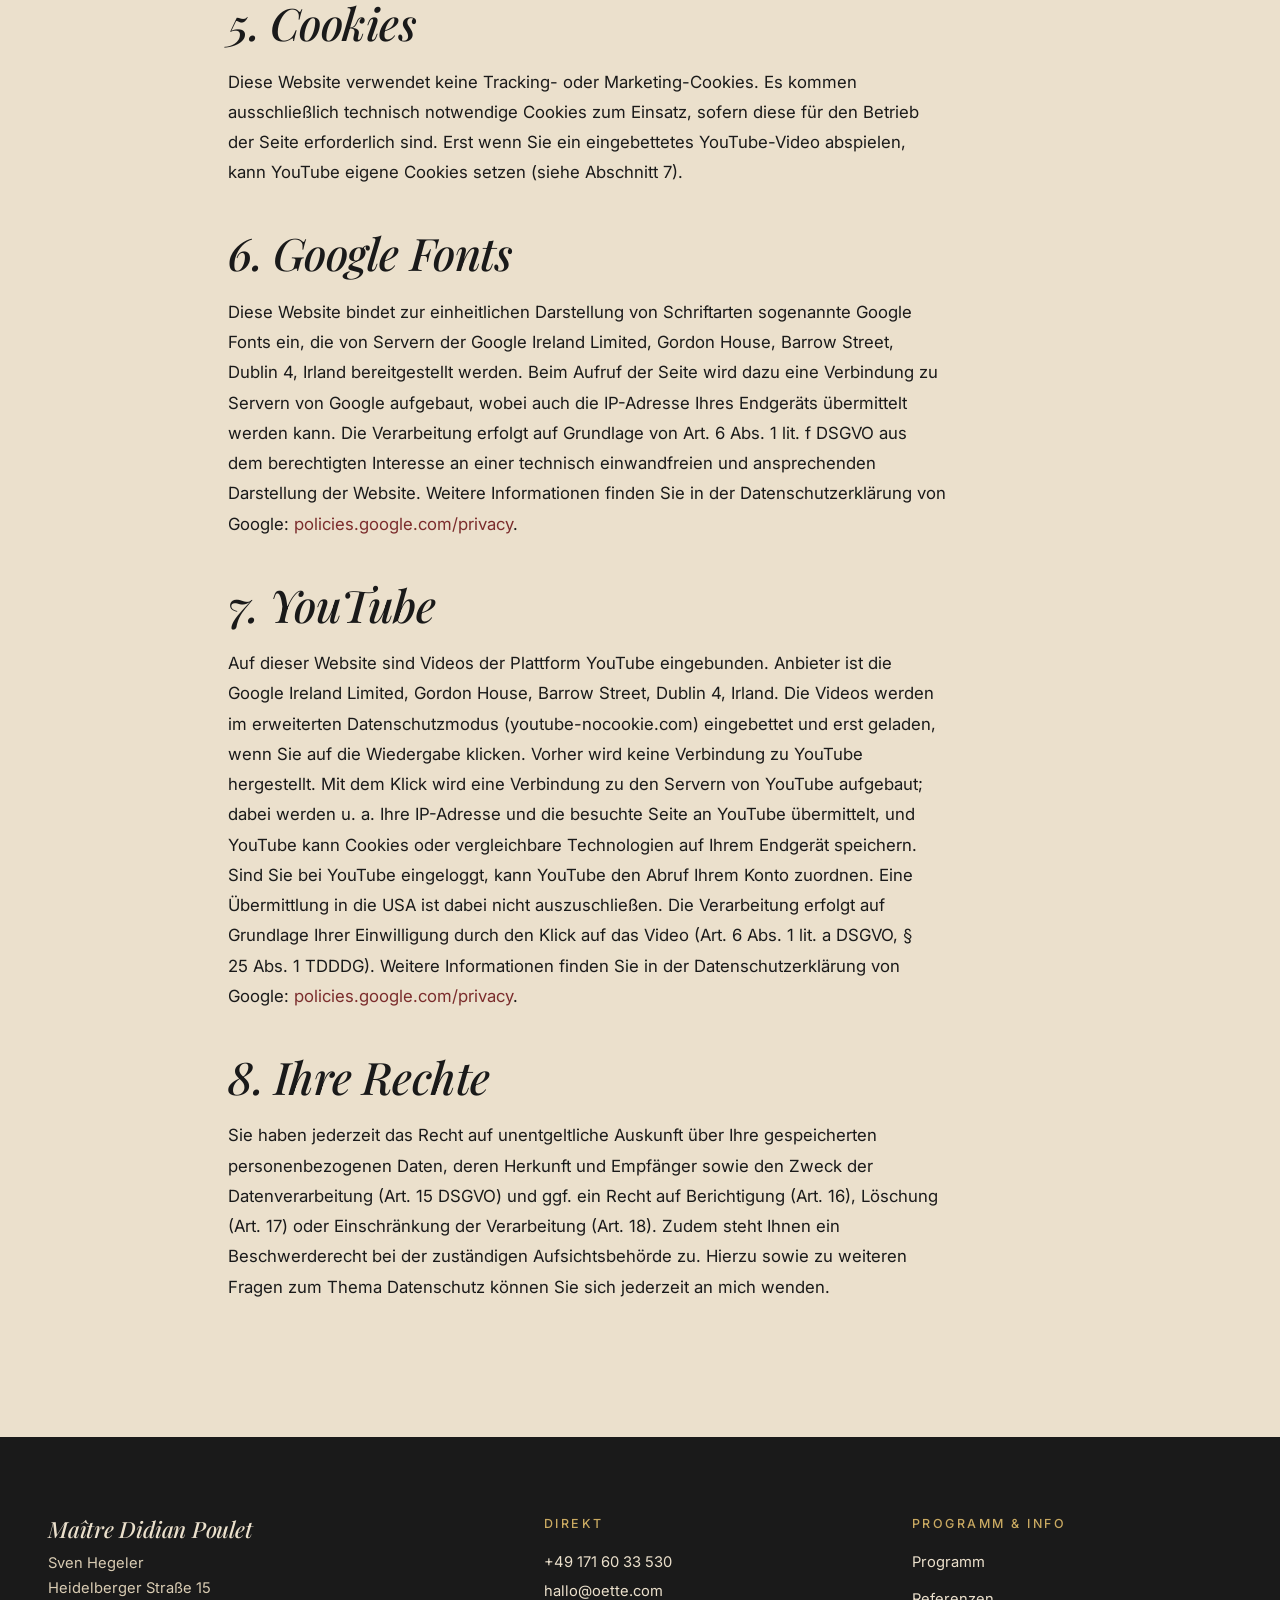
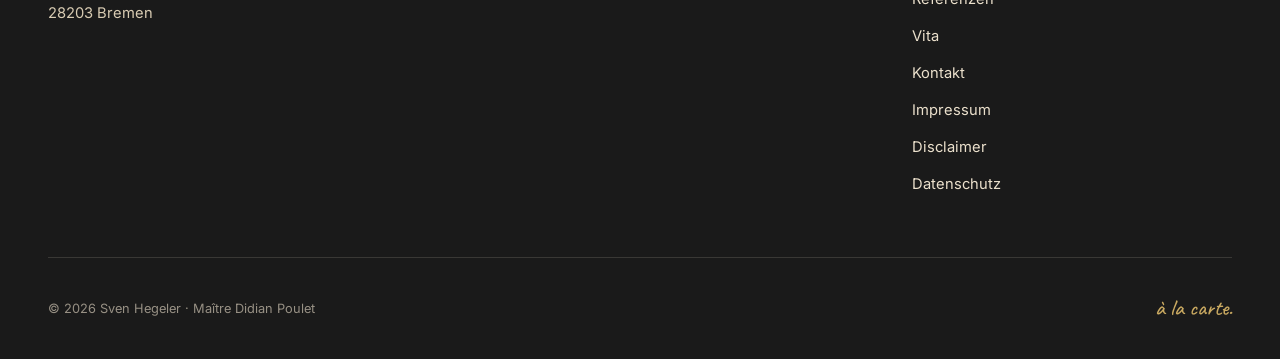
<file: datenschutz.html>
<!doctype html>
<html lang="de">
<head>
<meta charset="utf-8">
<meta name="viewport" content="width=device-width,initial-scale=1">
<title>Datenschutz — Maître Didian Poulet</title>
<link rel="preconnect" href="https://fonts.googleapis.com">
<link rel="preconnect" href="https://fonts.gstatic.com" crossorigin>
<link href="https://fonts.googleapis.com/css2?family=Playfair+Display:ital,wght@0,400;0,500;1,400;1,500&family=Inter:wght@400;500;600&family=Caveat:wght@500;600&display=swap" rel="stylesheet">
<link rel="stylesheet" href="styles.css?v=5">
</head>
<body data-screen-label="Datenschutz">

<header class="nav">
  <div class="nav-inner">
    <a class="brand" href="index.html"><span class="brand-mark" aria-hidden="true"><img src="images/logo-poulet.png" alt="" width="22" height="22" style="width:26px;height:auto;display:block"></span><span class="brand-text"><span class="brand-name">Maître Didian Poulet</span><span class="brand-sub">Comédie à la Carte</span></span></a>
    <button class="nav-toggle" aria-label="Menü" aria-expanded="false"><svg width="22" height="22" viewBox="0 0 24 24" fill="none" stroke="currentColor" stroke-width="1.6"><path d="M3 6h18M3 12h18M3 18h18"/></svg></button>
    <ul class="nav-links">
      <li><a href="index.html#koch-comedie">Koch-Comédie</a></li>
      <li><a href="index.html#fete-de-la-cuisine">Fête de la Cuisine</a></li>
      <li><a href="index.html#artisst">ARTisst</a></li>
      <li><a href="index.html#everybody-is-a-star">Everybody is a Star!</a></li>
      <li><a href="index.html#fotos-video">Fotos &amp; Video</a></li>
      <li><a href="index.html#referenzen">Referenzen</a></li>
      <li><a href="index.html#vita">Vita</a></li>
      <li><a href="index.html#kontakt">Kontakt</a></li>
    </ul>
  </div>
</header>

<section class="page-head">
  <div class="container--narrow">
    <h1>Datenschutz</h1>
  </div>
</section>

<section class="section">
  <div class="container--narrow">
    <div class="prose" style="margin:0">
      <h2 style="font-style:italic">1. Datenschutz auf einen Blick</h2>
      <p>Der Schutz Ihrer persönlichen Daten ist mir ein wichtiges Anliegen. Ich behandle Ihre personenbezogenen Daten vertraulich und entsprechend den gesetzlichen Datenschutzvorschriften (DSGVO, BDSG) sowie dieser Datenschutzerklärung. Beim Besuch dieser Website werden nur die technisch notwendigen Daten verarbeitet.</p>

      <h2 style="font-style:italic; margin-top:40px">2. Verantwortliche Stelle</h2>
      <p>Verantwortlich für die Datenverarbeitung auf dieser Website ist:<br>
      Sven Hegeler<br>
      Heidelberger Straße 15<br>
      28203 Bremen<br>
      Telefon: <a href="tel:+4917160335530">+49 171 60 33 530</a><br>
      E-Mail: <a href="mailto:hallo@oette.com">hallo@oette.com</a></p>

      <h2 style="font-style:italic; margin-top:40px">3. Hosting und Server-Log-Dateien</h2>
      <p>Diese Website wird bei einem externen Dienstleister gehostet. Der Hoster erhebt in sogenannten Server-Log-Dateien automatisch Informationen, die Ihr Browser übermittelt. Dies sind: Browsertyp und -version, verwendetes Betriebssystem, Referrer-URL, Hostname des zugreifenden Rechners, Uhrzeit der Serveranfrage und die IP-Adresse. Diese Daten werden nicht mit anderen Datenquellen zusammengeführt. Die Erfassung erfolgt auf Grundlage von Art. 6 Abs. 1 lit. f DSGVO zur technisch fehlerfreien Darstellung und Sicherheit der Website.</p>

      <h2 style="font-style:italic; margin-top:40px">4. Kontaktaufnahme</h2>
      <p>Wenn Sie mir per E-Mail oder Telefon eine Anfrage zukommen lassen, werden Ihre Angaben inklusive der von Ihnen dort angegebenen Kontaktdaten zwecks Bearbeitung der Anfrage und für den Fall von Anschlussfragen bei mir gespeichert. Diese Daten gebe ich nicht ohne Ihre Einwilligung weiter. Die Verarbeitung erfolgt auf Grundlage von Art. 6 Abs. 1 lit. b DSGVO, sofern Ihre Anfrage mit der Anbahnung eines Vertrags zusammenhängt, sowie im Übrigen auf Grundlage meines berechtigten Interesses an der Bearbeitung (Art. 6 Abs. 1 lit. f DSGVO).</p>

      <h2 style="font-style:italic; margin-top:40px">5. Cookies</h2>
      <p>Diese Website verwendet keine Tracking- oder Marketing-Cookies. Es kommen ausschließlich technisch notwendige Cookies zum Einsatz, sofern diese für den Betrieb der Seite erforderlich sind. Erst wenn Sie ein eingebettetes YouTube-Video abspielen, kann YouTube eigene Cookies setzen (siehe Abschnitt 7).</p>

      <h2 style="font-style:italic; margin-top:40px">6. Google Fonts</h2>
      <p>Diese Website bindet zur einheitlichen Darstellung von Schriftarten sogenannte Google Fonts ein, die von Servern der Google Ireland Limited, Gordon House, Barrow Street, Dublin 4, Irland bereitgestellt werden. Beim Aufruf der Seite wird dazu eine Verbindung zu Servern von Google aufgebaut, wobei auch die IP-Adresse Ihres Endgeräts übermittelt werden kann. Die Verarbeitung erfolgt auf Grundlage von Art. 6 Abs. 1 lit. f DSGVO aus dem berechtigten Interesse an einer technisch einwandfreien und ansprechenden Darstellung der Website. Weitere Informationen finden Sie in der Datenschutzerklärung von Google: <a href="https://policies.google.com/privacy" target="_blank" rel="noopener">policies.google.com/privacy</a>.</p>

      <h2 id="youtube" style="font-style:italic; margin-top:40px">7. YouTube</h2>
      <p>Auf dieser Website sind Videos der Plattform YouTube eingebunden. Anbieter ist die Google Ireland Limited, Gordon House, Barrow Street, Dublin 4, Irland. Die Videos werden im erweiterten Datenschutzmodus (youtube-nocookie.com) eingebettet und erst geladen, wenn Sie auf die Wiedergabe klicken. Vorher wird keine Verbindung zu YouTube hergestellt. Mit dem Klick wird eine Verbindung zu den Servern von YouTube aufgebaut; dabei werden u.&nbsp;a. Ihre IP-Adresse und die besuchte Seite an YouTube übermittelt, und YouTube kann Cookies oder vergleichbare Technologien auf Ihrem Endgerät speichern. Sind Sie bei YouTube eingeloggt, kann YouTube den Abruf Ihrem Konto zuordnen. Eine Übermittlung in die USA ist dabei nicht auszuschließen. Die Verarbeitung erfolgt auf Grundlage Ihrer Einwilligung durch den Klick auf das Video (Art. 6 Abs. 1 lit. a DSGVO, § 25 Abs. 1 TDDDG). Weitere Informationen finden Sie in der Datenschutzerklärung von Google: <a href="https://policies.google.com/privacy" target="_blank" rel="noopener">policies.google.com/privacy</a>.</p>

      <h2 style="font-style:italic; margin-top:40px">8. Ihre Rechte</h2>
      <p>Sie haben jederzeit das Recht auf unentgeltliche Auskunft über Ihre gespeicherten personenbezogenen Daten, deren Herkunft und Empfänger sowie den Zweck der Datenverarbeitung (Art. 15 DSGVO) und ggf. ein Recht auf Berichtigung (Art. 16), Löschung (Art. 17) oder Einschränkung der Verarbeitung (Art. 18). Zudem steht Ihnen ein Beschwerderecht bei der zuständigen Aufsichtsbehörde zu. Hierzu sowie zu weiteren Fragen zum Thema Datenschutz können Sie sich jederzeit an mich wenden.</p>
    </div>
  </div>
</section>

<footer class="footer">
  <div class="container">
    <div class="footer-grid">
      <div class="footer-brand"><h3>Maître Didian Poulet</h3><p>Sven Hegeler<br>Heidelberger Straße 15<br>28203 Bremen</p></div>
      <div><h4>Direkt</h4><p><a href="tel:+4917160335530">+49 171 60 33 530</a></p><p><a href="mailto:hallo@oette.com">hallo@oette.com</a></p></div>
      <div><h4>Programm &amp; Info</h4><ul><li><a href="index.html#koch-comedie">Programm</a></li><li><a href="index.html#referenzen">Referenzen</a></li><li><a href="index.html#vita">Vita</a></li><li><a href="index.html#kontakt">Kontakt</a></li><li><a href="impressum.html">Impressum</a></li><li><a href="impressum.html#disclaimer">Disclaimer</a></li><li><a href="datenschutz.html">Datenschutz</a></li></ul></div>
    </div>
    <div class="footer-bottom"><span>© 2026 Sven Hegeler · Maître Didian Poulet</span><span class="script">à la carte.</span></div>
  </div>
</footer>
<script src="nav.js"></script>
</body>
</html>
</file>
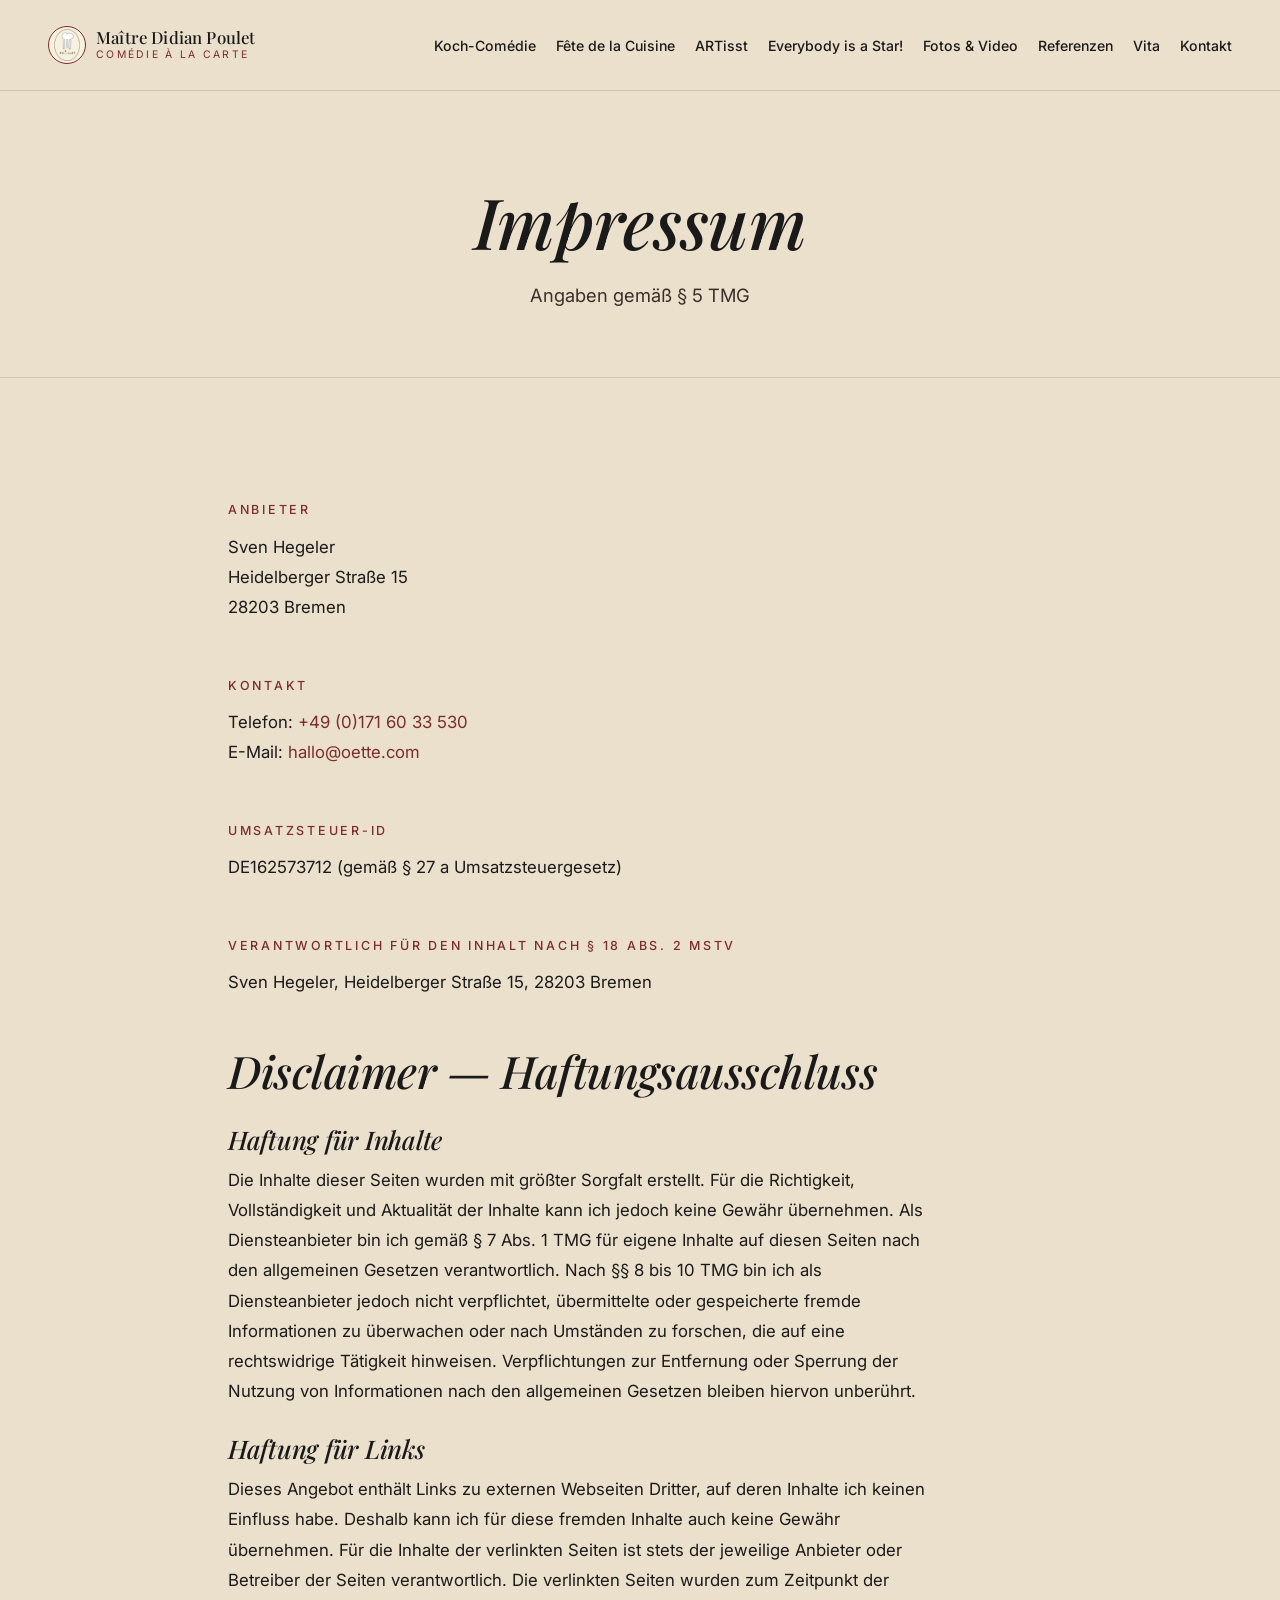
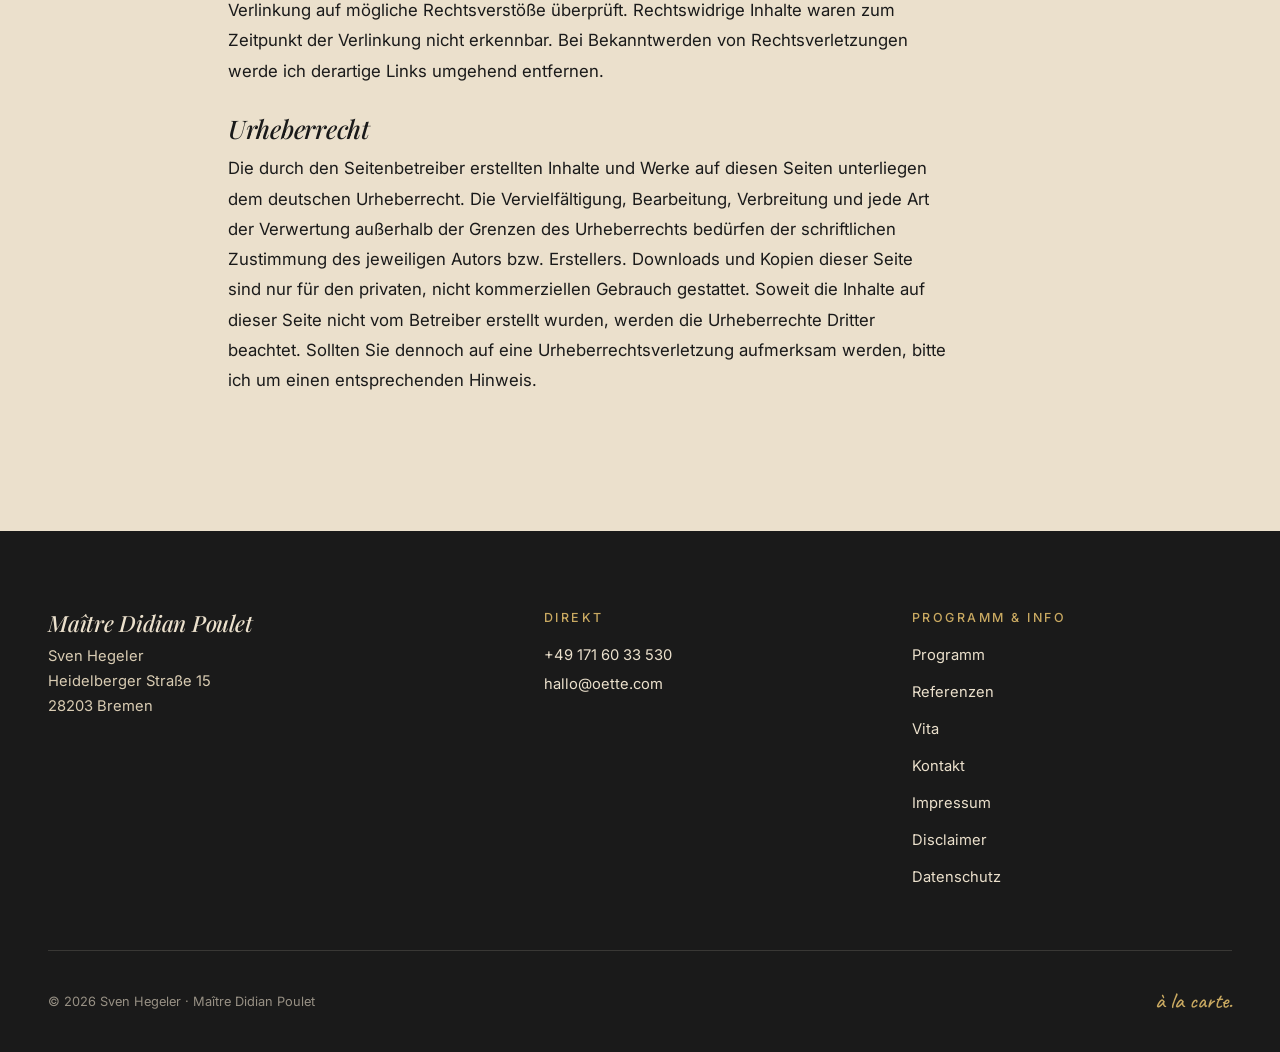
<file: impressum.html>
<!doctype html>
<html lang="de">
<head>
<meta charset="utf-8">
<meta name="viewport" content="width=device-width,initial-scale=1">
<title>Impressum — Maître Didian Poulet</title>
<link rel="preconnect" href="https://fonts.googleapis.com">
<link rel="preconnect" href="https://fonts.gstatic.com" crossorigin>
<link href="https://fonts.googleapis.com/css2?family=Playfair+Display:ital,wght@0,400;0,500;1,400;1,500&family=Inter:wght@400;500;600&family=Caveat:wght@500;600&display=swap" rel="stylesheet">
<link rel="stylesheet" href="styles.css?v=5">
</head>
<body data-screen-label="Impressum">

<header class="nav">
  <div class="nav-inner">
    <a class="brand" href="index.html"><span class="brand-mark" aria-hidden="true"><img src="images/logo-poulet.png" alt="" width="22" height="22" style="width:26px;height:auto;display:block"></span><span class="brand-text"><span class="brand-name">Maître Didian Poulet</span><span class="brand-sub">Comédie à la Carte</span></span></a>
    <button class="nav-toggle" aria-label="Menü" aria-expanded="false"><svg width="22" height="22" viewBox="0 0 24 24" fill="none" stroke="currentColor" stroke-width="1.6"><path d="M3 6h18M3 12h18M3 18h18"/></svg></button>
    <ul class="nav-links">
      <li><a href="index.html#koch-comedie">Koch-Comédie</a></li>
      <li><a href="index.html#fete-de-la-cuisine">Fête de la Cuisine</a></li>
      <li><a href="index.html#artisst">ARTisst</a></li>
      <li><a href="index.html#everybody-is-a-star">Everybody is a Star!</a></li>
      <li><a href="index.html#fotos-video">Fotos &amp; Video</a></li>
      <li><a href="index.html#referenzen">Referenzen</a></li>
      <li><a href="index.html#vita">Vita</a></li>
      <li><a href="index.html#kontakt">Kontakt</a></li>
    </ul>
  </div>
</header>

<section class="page-head">
  <div class="container--narrow">
    <h1>Impressum</h1>
    <p class="lead">Angaben gemäß § 5 TMG</p>
  </div>
</section>

<section class="section">
  <div class="container--narrow">
    <div class="prose" style="margin:0">
      <p class="eyebrow eyebrow--left" style="margin-bottom:10px">Anbieter</p>
      <p>Sven Hegeler<br>
      Heidelberger Straße 15<br>
      28203 Bremen</p>

      <p class="eyebrow eyebrow--left" style="margin-top:32px; margin-bottom:10px">Kontakt</p>
      <p>Telefon: <a href="tel:+4917160335530">+49 (0)171 60 33 530</a><br>
      E-Mail: <a href="mailto:hallo@oette.com">hallo@oette.com</a></p>

      <p class="eyebrow eyebrow--left" style="margin-top:32px; margin-bottom:10px">Umsatzsteuer-ID</p>
      <p>DE162573712 (gemäß § 27 a Umsatzsteuergesetz)</p>

      <p class="eyebrow eyebrow--left" style="margin-top:32px; margin-bottom:10px">Verantwortlich für den Inhalt nach § 18 Abs. 2 MStV</p>
      <p>Sven Hegeler, Heidelberger Straße 15, 28203 Bremen</p>

      <h2 id="disclaimer" style="font-style:italic; margin-top:48px">Disclaimer — Haftungsausschluss</h2>

      <h3 style="font-style:italic; margin-top:28px">Haftung für Inhalte</h3>
      <p>Die Inhalte dieser Seiten wurden mit größter Sorgfalt erstellt. Für die Richtigkeit, Vollständigkeit und Aktualität der Inhalte kann ich jedoch keine Gewähr übernehmen. Als Diensteanbieter bin ich gemäß § 7 Abs. 1 TMG für eigene Inhalte auf diesen Seiten nach den allgemeinen Gesetzen verantwortlich. Nach §§ 8 bis 10 TMG bin ich als Diensteanbieter jedoch nicht verpflichtet, übermittelte oder gespeicherte fremde Informationen zu überwachen oder nach Umständen zu forschen, die auf eine rechtswidrige Tätigkeit hinweisen. Verpflichtungen zur Entfernung oder Sperrung der Nutzung von Informationen nach den allgemeinen Gesetzen bleiben hiervon unberührt.</p>

      <h3 style="font-style:italic; margin-top:28px">Haftung für Links</h3>
      <p>Dieses Angebot enthält Links zu externen Webseiten Dritter, auf deren Inhalte ich keinen Einfluss habe. Deshalb kann ich für diese fremden Inhalte auch keine Gewähr übernehmen. Für die Inhalte der verlinkten Seiten ist stets der jeweilige Anbieter oder Betreiber der Seiten verantwortlich. Die verlinkten Seiten wurden zum Zeitpunkt der Verlinkung auf mögliche Rechtsverstöße überprüft. Rechtswidrige Inhalte waren zum Zeitpunkt der Verlinkung nicht erkennbar. Bei Bekanntwerden von Rechtsverletzungen werde ich derartige Links umgehend entfernen.</p>

      <h3 style="font-style:italic; margin-top:28px">Urheberrecht</h3>
      <p>Die durch den Seitenbetreiber erstellten Inhalte und Werke auf diesen Seiten unterliegen dem deutschen Urheberrecht. Die Vervielfältigung, Bearbeitung, Verbreitung und jede Art der Verwertung außerhalb der Grenzen des Urheberrechts bedürfen der schriftlichen Zustimmung des jeweiligen Autors bzw. Erstellers. Downloads und Kopien dieser Seite sind nur für den privaten, nicht kommerziellen Gebrauch gestattet. Soweit die Inhalte auf dieser Seite nicht vom Betreiber erstellt wurden, werden die Urheberrechte Dritter beachtet. Sollten Sie dennoch auf eine Urheberrechtsverletzung aufmerksam werden, bitte ich um einen entsprechenden Hinweis.</p>
    </div>
  </div>
</section>

<footer class="footer">
  <div class="container">
    <div class="footer-grid">
      <div class="footer-brand"><h3>Maître Didian Poulet</h3><p>Sven Hegeler<br>Heidelberger Straße 15<br>28203 Bremen</p></div>
      <div><h4>Direkt</h4><p><a href="tel:+4917160335530">+49 171 60 33 530</a></p><p><a href="mailto:hallo@oette.com">hallo@oette.com</a></p></div>
      <div><h4>Programm &amp; Info</h4><ul><li><a href="index.html#koch-comedie">Programm</a></li><li><a href="index.html#referenzen">Referenzen</a></li><li><a href="index.html#vita">Vita</a></li><li><a href="index.html#kontakt">Kontakt</a></li><li><a href="impressum.html">Impressum</a></li><li><a href="impressum.html#disclaimer">Disclaimer</a></li><li><a href="datenschutz.html">Datenschutz</a></li></ul></div>
    </div>
    <div class="footer-bottom"><span>© 2026 Sven Hegeler · Maître Didian Poulet</span><span class="script">à la carte.</span></div>
  </div>
</footer>
<script src="nav.js"></script>
</body>
</html>
</file>
<file: styles.css>
/* =========================================
   Maître Didian Poulet — Comedy Koch mit Huhn
   Shared stylesheet
   ========================================= */

:root {
  --bordeaux: #7B2C2C;
  --bordeaux-deep: #5C1F1F;
  --champagne: #EBE0CC;
  --champagne-light: #F4ECDA;
  --champagne-dark: #D9CCB3;
  --ink: #1A1A1A;
  --ink-soft: #3A2E2A;
  --gold: #C9A961;
  --gold-deep: #A88A45;
  --paper: #F8F1DF;

  --serif: "Playfair Display", "DM Serif Display", Georgia, serif;
  --sans: "Inter", "Source Sans 3", -apple-system, BlinkMacSystemFont, sans-serif;
  --script: "Caveat", "Brush Script MT", cursive;

  --container: 1240px;
  --container-narrow: 880px;
  --radius: 2px;
}

* { box-sizing: border-box; }
html { scroll-behavior: smooth; }
@media (prefers-reduced-motion: reduce) { html { scroll-behavior: auto; } }

/* Anchor scroll offset for sticky nav */
section[id] { scroll-margin-top: 80px; }
body {
  margin: 0;
  font-family: var(--sans);
  font-size: 17px;
  line-height: 1.65;
  color: var(--ink);
  background: var(--champagne);
  -webkit-font-smoothing: antialiased;
  text-rendering: optimizeLegibility;
}

img { max-width: 100%; display: block; }
a { color: var(--bordeaux); text-decoration: none; transition: color .2s; }
a:hover { color: var(--gold-deep); }

h1, h2, h3, h4 {
  font-family: var(--serif);
  font-weight: 500;
  line-height: 1.15;
  margin: 0 0 .4em;
  color: var(--ink);
  letter-spacing: -.01em;
}
h1 { font-size: clamp(2.2rem, 5.5vw, 4.5rem); font-weight: 500; }
h2 { font-size: clamp(1.8rem, 3.5vw, 2.8rem); }
h3 { font-size: clamp(1.3rem, 2vw, 1.7rem); }
p { margin: 0 0 1em; text-wrap: pretty; }
.lead { font-size: 1.15rem; line-height: 1.7; color: var(--ink-soft); }

.container { max-width: var(--container); margin: 0 auto; padding: 0 28px; }
.container--narrow { max-width: var(--container-narrow); margin: 0 auto; padding: 0 28px; }
.section { padding: clamp(64px, 9vw, 120px) 0; }
.section--tight { padding: clamp(40px, 6vw, 80px) 0; }

/* ---------- Eyebrow / micro-labels ---------- */
.eyebrow {
  font-family: var(--sans);
  font-size: .78rem;
  letter-spacing: .22em;
  text-transform: uppercase;
  color: var(--bordeaux);
  font-weight: 500;
  margin: 0 0 1.2rem;
  display: inline-flex;
  align-items: center;
  gap: 14px;
}
.eyebrow::before, .eyebrow::after {
  content: "";
  width: 28px;
  height: 1px;
  background: var(--bordeaux);
  opacity: .5;
}
.eyebrow--left::after { display: none; }
.eyebrow--left::before { display: none; }
.eyebrow--left { padding-left: 0; }

.script {
  font-family: var(--script);
  color: var(--bordeaux);
  font-weight: 500;
}

/* ---------- Buttons ---------- */
.btn {
  display: inline-flex;
  align-items: center;
  gap: 10px;
  padding: 14px 26px;
  font-family: var(--sans);
  font-size: .92rem;
  font-weight: 500;
  letter-spacing: .08em;
  text-transform: uppercase;
  border: 1px solid var(--bordeaux);
  background: var(--bordeaux);
  color: var(--champagne-light);
  cursor: pointer;
  transition: all .2s ease;
  border-radius: var(--radius);
}
.btn:hover { background: var(--bordeaux-deep); color: var(--champagne-light); transform: translateY(-1px); }
.btn--ghost {
  background: transparent;
  color: var(--bordeaux);
}
.btn--ghost:hover { background: var(--bordeaux); color: var(--champagne-light); }
.btn--gold {
  background: var(--gold);
  border-color: var(--gold);
  color: var(--ink);
}
.btn--gold:hover { background: var(--gold-deep); color: var(--ink); }

/* ---------- Navigation ---------- */
.nav {
  position: static;
  background: var(--champagne);
  border-bottom: 1px solid rgba(123, 44, 44, 0.18);
}
.nav-inner {
  max-width: var(--container);
  margin: 0 auto;
  padding: 14px 28px;
  display: flex;
  align-items: center;
  gap: 32px;
}
.brand {
  display: flex;
  align-items: center;
  gap: 10px;
  text-decoration: none;
  color: var(--ink);
  flex-shrink: 0;
}
.brand-mark {
  width: 38px;
  height: 38px;
  display: grid;
  place-items: center;
  border: 1px solid var(--bordeaux);
  border-radius: 50%;
  color: var(--bordeaux);
  background: var(--paper);
}
.brand-text {
  display: flex;
  flex-direction: column;
  line-height: 1;
}
.brand-name {
  font-family: var(--serif);
  font-size: 1.05rem;
  font-weight: 500;
  letter-spacing: .01em;
}
.brand-sub {
  font-size: .65rem;
  letter-spacing: .22em;
  text-transform: uppercase;
  color: var(--bordeaux);
  margin-top: 4px;
}

.nav-links {
  display: flex;
  align-items: center;
  gap: 20px;
  margin-left: auto;
  list-style: none;
  padding: 0;
}
.nav-links a {
  font-size: .88rem;
  color: var(--ink);
  font-weight: 500;
  position: relative;
  padding: 6px 0;
}
.nav-links a:hover { color: var(--bordeaux); }
.nav-links a.active { color: var(--bordeaux); }
.nav-links a.active::after {
  content: "";
  position: absolute;
  left: 0; right: 0; bottom: -2px;
  height: 1px;
  background: var(--gold);
}

.nav-cta {
  padding: 10px 18px;
  font-size: .82rem;
  letter-spacing: .1em;
}

/* Programm submenu */
.has-submenu { position: relative; }
.has-submenu > a::after {
  content: "▾";
  font-size: .6em;
  margin-left: 4px;
  opacity: .6;
}
.submenu {
  position: absolute;
  top: calc(100% + 6px);
  left: -16px;
  background: var(--paper);
  border: 1px solid rgba(123, 44, 44, 0.2);
  list-style: none;
  margin: 0;
  padding: 10px 0;
  min-width: 240px;
  opacity: 0;
  visibility: hidden;
  transform: translateY(-4px);
  transition: all .2s;
  box-shadow: 0 16px 40px rgba(26,26,26,.08);
}
.has-submenu:hover .submenu,
.has-submenu:focus-within .submenu {
  opacity: 1;
  visibility: visible;
  transform: translateY(0);
}
.submenu li { display: block; }
.submenu a {
  display: block;
  padding: 10px 20px;
  font-size: .88rem;
  font-family: var(--serif);
  font-style: italic;
}
.submenu a:hover { background: var(--champagne-light); }

/* Mobile nav */
.nav-toggle {
  display: none;
  margin-left: auto;
  background: none;
  border: 1px solid var(--bordeaux);
  color: var(--bordeaux);
  width: 44px;
  height: 44px;
  border-radius: var(--radius);
  cursor: pointer;
  align-items: center;
  justify-content: center;
}

@media (max-width: 980px) {
  .nav-links {
    position: fixed;
    inset: 73px 0 0;
    background: var(--champagne);
    flex-direction: column;
    align-items: flex-start;
    padding: 32px 28px;
    gap: 4px;
    transform: translateX(100%);
    transition: transform .3s ease;
    overflow-y: auto;
  }
  .nav-links.open { transform: translateX(0); }
  .nav-links a { font-size: 1.1rem; padding: 12px 0; width: 100%; border-bottom: 1px solid rgba(123,44,44,.1); }
  .submenu {
    position: static;
    opacity: 1;
    visibility: visible;
    transform: none;
    box-shadow: none;
    border: none;
    background: transparent;
    padding: 0 0 0 16px;
    min-width: 0;
  }
  .submenu a { font-size: 1rem; padding: 8px 0; }
  .nav-cta { margin-top: 16px; }
  .nav-toggle { display: inline-flex; }
}

/* ---------- Decorative dividers ---------- */
.ornament {
  display: flex;
  align-items: center;
  justify-content: center;
  gap: 14px;
  margin: 32px 0;
  color: var(--bordeaux);
}
.ornament::before, .ornament::after {
  content: "";
  flex: 1;
  max-width: 120px;
  height: 1px;
  background: linear-gradient(to right, transparent, var(--bordeaux) 40%, var(--bordeaux) 60%, transparent);
  opacity: .5;
}
.ornament svg { opacity: .8; }

.rule {
  border: 0;
  border-top: 1px solid rgba(123, 44, 44, 0.18);
  margin: 0;
}

/* ---------- Hero ---------- */
.hero {
  position: relative;
  padding: clamp(60px, 8vw, 100px) 0 clamp(60px, 8vw, 110px);
  overflow: hidden;
}
.hero-grid {
  display: grid;
  grid-template-columns: 1.05fr 1fr;
  gap: clamp(40px, 6vw, 80px);
  align-items: center;
}
@media (max-width: 900px) {
  .hero-grid { grid-template-columns: 1fr; gap: 36px; }
}

/* ---------- Image placeholder ---------- */
.ph {
  position: relative;
  background:
    repeating-linear-gradient(
      135deg,
      rgba(123,44,44,.06) 0 12px,
      rgba(123,44,44,.02) 12px 24px
    ),
    var(--paper);
  border: 1px solid rgba(123,44,44,.2);
  display: grid;
  place-items: center;
  color: var(--bordeaux);
  font-family: ui-monospace, "SF Mono", Menlo, monospace;
  font-size: .72rem;
  letter-spacing: .14em;
  text-transform: uppercase;
  text-align: center;
  padding: 24px;
  overflow: hidden;
}
.ph::before, .ph::after {
  content: "";
  position: absolute;
  width: 18px;
  height: 18px;
  border: 1px solid var(--bordeaux);
  opacity: .5;
}
.ph::before { top: 10px; left: 10px; border-right: 0; border-bottom: 0; }
.ph::after { bottom: 10px; right: 10px; border-left: 0; border-top: 0; }
.ph .ph-label { max-width: 240px; line-height: 1.5; }
.ph .ph-cap {
  display: block;
  margin-top: 8px;
  font-family: var(--serif);
  font-style: italic;
  font-size: .9rem;
  letter-spacing: 0;
  text-transform: none;
  color: var(--ink-soft);
}

/* Real photo with caption */
.figure {
  margin: 0;
}
.figure img {
  width: 100%;
  height: auto;
  border: 1px solid rgba(123,44,44,.2);
  display: block;
}
.figure figcaption {
  margin-top: 12px;
  font-family: var(--script);
  font-size: 1.5rem;
  color: var(--bordeaux);
  text-align: right;
}

.ph--portrait { aspect-ratio: 4/5; }
.ph--landscape { aspect-ratio: 4/3; }
.ph--wide { aspect-ratio: 16/9; }
.ph--square { aspect-ratio: 1/1; }

/* ---------- Badge / Award ---------- */
.badge {
  display: inline-flex;
  align-items: center;
  gap: 12px;
  padding: 10px 18px 10px 14px;
  border: 1px solid var(--gold);
  background: rgba(201, 169, 97, 0.08);
  color: var(--ink-soft);
  font-size: .82rem;
  line-height: 1.4;
  border-radius: var(--radius);
}
.badge-medal {
  flex-shrink: 0;
  color: var(--gold-deep);
}

/* ---------- Hero: Medaille + Foto unter dem Text ---------- */
.hero-text {
  max-width: 860px;
  margin: 0 auto;
  text-align: center;
}
.hero-text .subline {
  margin-left: auto;
  margin-right: auto;
}
.hero-images {
  display: flex;
  align-items: center;
  justify-content: center;
  gap: 52px;
  margin-top: 60px;
  flex-wrap: wrap;
}
.hero-images .hero-photo {
  flex: 0 1 580px;
  min-width: 280px;
  margin: 0;
}

/* ---------- Gold medal (award) ---------- */
.medal-block {
  flex: 0 0 auto;
  width: 160px;
  display: flex;
  flex-direction: column;
  align-items: center;
  text-align: center;
  gap: 12px;
}
.medal-img {
  width: 128px;
  height: auto;
  filter: drop-shadow(0 12px 20px rgba(26,26,26,.28));
}
.medal-text {
  display: flex;
  flex-direction: column;
  gap: 6px;
}
.medal-label {
  font-family: var(--sans);
  font-size: .74rem;
  letter-spacing: .16em;
  text-transform: uppercase;
  color: var(--gold-deep);
  font-weight: 600;
}
.medal-title {
  font-family: var(--serif);
  font-style: italic;
  font-weight: 500;
  font-size: 1.25rem;
  line-height: 1.3;
  color: var(--bordeaux);
}

/* ---------- Cards ---------- */
.card {
  background: var(--paper);
  border: 1px solid rgba(123,44,44,.16);
  padding: 32px;
  display: flex;
  flex-direction: column;
  gap: 14px;
  position: relative;
  transition: all .25s ease;
}
.card:hover {
  border-color: var(--bordeaux);
  transform: translateY(-2px);
  box-shadow: 0 20px 40px rgba(26,26,26,.06);
}
.card-num {
  font-family: var(--serif);
  font-style: italic;
  font-size: 1rem;
  color: var(--gold-deep);
}
.card h3 { margin: 0; }
.card-link {
  margin-top: auto;
  font-family: var(--serif);
  font-style: italic;
  font-size: 1rem;
  color: var(--bordeaux);
  display: inline-flex;
  align-items: center;
  gap: 8px;
}
.card-link::after {
  content: "→";
  transition: transform .2s;
}
.card:hover .card-link::after { transform: translateX(4px); }

/* ---------- Program tiles grid ---------- */
.program-grid {
  display: grid;
  grid-template-columns: repeat(auto-fit, minmax(260px, 1fr));
  gap: 20px;
  margin-top: 40px;
}

/* ---------- Pull quote ---------- */
.pullquote {
  margin: clamp(40px, 6vw, 64px) auto;
  max-width: 760px;
  padding: 0 28px;
  text-align: center;
  position: relative;
}
.pullquote p {
  font-family: var(--serif);
  font-style: italic;
  font-size: clamp(1.5rem, 3.2vw, 2.4rem);
  line-height: 1.3;
  color: var(--bordeaux);
  margin: 0;
}
.pullquote::before {
  content: "❝";
  display: block;
  font-family: var(--serif);
  font-size: 4rem;
  color: var(--gold);
  line-height: 1;
  margin-bottom: 8px;
}

/* ---------- Section header ---------- */
.section-head {
  text-align: center;
  max-width: 720px;
  margin: 0 auto 56px;
}
.section-head .eyebrow {
  justify-content: center;
}

/* ---------- Two-column layout ---------- */
.two-col {
  display: grid;
  grid-template-columns: 1fr 1fr;
  gap: clamp(32px, 5vw, 64px);
  align-items: start;
}
@media (max-width: 820px) {
  .two-col { grid-template-columns: 1fr; }
}

/* ---------- Aside boxes (Eckdaten, Hinweise) ---------- */
.aside-box {
  background: var(--paper);
  border-left: 3px solid var(--gold);
  padding: 28px 32px;
  margin: 32px 0;
}
.aside-box h3 {
  font-size: 1.1rem;
  margin: 0 0 16px;
  font-family: var(--sans);
  text-transform: uppercase;
  letter-spacing: .14em;
  color: var(--bordeaux);
  font-weight: 600;
}
.aside-box ol, .aside-box ul {
  margin: 0;
  padding-left: 20px;
}
.aside-box li { margin-bottom: 8px; }
.aside-box li:last-child { margin-bottom: 0; }

.note-box {
  background: rgba(201, 169, 97, 0.1);
  border: 1px dashed var(--gold);
  padding: 18px 22px;
  font-size: .9rem;
  color: var(--ink-soft);
  margin: 24px 0;
}
.note-box strong { color: var(--bordeaux); }

/* ---------- Downloads ---------- */
.downloads {
  display: flex;
  flex-direction: column;
  gap: 10px;
  margin: 24px 0;
}
.download {
  display: flex;
  align-items: center;
  justify-content: space-between;
  gap: 16px;
  padding: 16px 20px;
  border: 1px solid rgba(123,44,44,.2);
  background: var(--paper);
  text-decoration: none;
  color: var(--ink);
  transition: all .2s;
}
.download:hover {
  border-color: var(--bordeaux);
  background: var(--champagne-light);
}
.download-icon {
  color: var(--bordeaux);
  flex-shrink: 0;
}
.download-meta {
  flex: 1;
  min-width: 0;
}
.download-name {
  font-family: var(--serif);
  font-style: italic;
  font-size: 1.05rem;
}
.download-sub {
  font-size: .75rem;
  letter-spacing: .12em;
  text-transform: uppercase;
  color: var(--ink-soft);
  opacity: .7;
}
.download-arrow {
  color: var(--bordeaux);
  font-family: ui-monospace, monospace;
}

/* ---------- EN box ---------- */
.en-box {
  background: var(--ink);
  color: var(--champagne);
  padding: 28px;
  display: flex;
  flex-direction: column;
  gap: 14px;
  align-items: flex-start;
}
.en-box .flag {
  font-size: 1.4rem;
}
.en-box h4 {
  margin: 0;
  color: var(--champagne);
  font-family: var(--serif);
  font-style: italic;
}
.en-box a {
  color: var(--gold);
  font-weight: 500;
  text-transform: uppercase;
  font-size: .82rem;
  letter-spacing: .12em;
}

/* ---------- Logo wall ---------- */
.logo-wall {
  display: grid;
  grid-template-columns: repeat(auto-fill, minmax(180px, 1fr));
  gap: 1px;
  background: rgba(123,44,44,.15);
  border: 1px solid rgba(123,44,44,.15);
}
.logo-cell {
  background: var(--paper);
  aspect-ratio: 4/3;
  display: grid;
  place-items: center;
  padding: 20px;
  text-align: center;
  font-family: var(--serif);
  font-size: .95rem;
  color: var(--ink-soft);
  filter: grayscale(1) contrast(0.9);
  transition: all .3s;
  cursor: default;
  line-height: 1.3;
}
.logo-cell:hover {
  filter: none;
  color: var(--bordeaux);
  background: var(--champagne-light);
}
.logo-cell em {
  display: block;
  font-style: normal;
  font-family: var(--sans);
  font-size: .68rem;
  letter-spacing: .14em;
  text-transform: uppercase;
  color: var(--gold-deep);
  margin-top: 6px;
  opacity: .8;
}

/* ---------- Galleries ---------- */
.gallery-masonry {
  columns: 3;
  column-gap: 16px;
}
.gallery-masonry .ph {
  margin-bottom: 16px;
  break-inside: avoid;
}
.gallery-masonry .ph:nth-child(3n+1) { aspect-ratio: 4/5; }
.gallery-masonry .ph:nth-child(3n+2) { aspect-ratio: 4/3; }
.gallery-masonry .ph:nth-child(3n+3) { aspect-ratio: 1/1; }
@media (max-width: 900px) {
  .gallery-masonry { columns: 2; }
}
@media (max-width: 560px) {
  .gallery-masonry { columns: 1; }
}

.gallery-strip {
  display: grid;
  grid-template-columns: repeat(auto-fill, minmax(200px, 1fr));
  gap: 12px;
}

/* ---------- Footer ---------- */
.footer {
  background: var(--ink);
  color: var(--champagne-dark);
  padding: 80px 0 32px;
  margin-top: 0;
}
.footer a { color: var(--champagne); }
.footer a:hover { color: var(--gold); }
.footer-grid {
  display: grid;
  grid-template-columns: 1.4fr 1fr 1fr;
  gap: 48px;
  padding-bottom: 56px;
  border-bottom: 1px solid rgba(235,224,204,.15);
}
.footer-grid h4 {
  color: var(--gold);
  font-family: var(--sans);
  font-size: .78rem;
  letter-spacing: .2em;
  text-transform: uppercase;
  font-weight: 500;
  margin: 0 0 18px;
}
.footer-grid p, .footer-grid li {
  font-size: .92rem;
  line-height: 1.7;
  margin: 0 0 4px;
}
.footer-grid ul { list-style: none; padding: 0; margin: 0; display: flex; flex-direction: column; gap: 8px; }
.footer-brand h3 {
  color: var(--champagne);
  font-family: var(--serif);
  font-style: italic;
  font-size: 1.4rem;
  margin: 0 0 8px;
}
.footer-disclaimer {
  max-width: 900px;
  margin: 0 auto 40px;
  padding-bottom: 40px;
  border-bottom: 1px solid rgba(235,224,204,.15);
}
.footer-disclaimer h4 {
  color: var(--gold);
  font-family: var(--sans);
  font-size: .72rem;
  letter-spacing: .2em;
  text-transform: uppercase;
  font-weight: 500;
  margin: 0 0 16px;
}
.footer-disclaimer p {
  font-size: .82rem;
  line-height: 1.7;
  margin: 0 0 12px;
  color: rgba(235,224,204,.62);
}
.footer-disclaimer p:last-child { margin-bottom: 0; }
.footer-disclaimer strong { color: rgba(235,224,204,.85); font-weight: 600; }
.footer-bottom {
  display: flex;
  justify-content: space-between;
  align-items: center;
  flex-wrap: wrap;
  gap: 16px;
  padding-top: 32px;
  font-size: .8rem;
  color: rgba(235,224,204,.6);
}
.footer-bottom .script { color: var(--gold); font-size: 1.4rem; }
@media (max-width: 800px) {
  .footer-grid { grid-template-columns: 1fr; gap: 32px; }
}

/* ---------- Contact page ---------- */
.contact-grid {
  display: grid;
  grid-template-columns: 1fr 1fr;
  gap: 64px;
  align-items: start;
}
.contact-block {
  font-family: var(--serif);
  font-size: 1.4rem;
  line-height: 1.6;
  color: var(--ink);
}
.contact-block strong {
  display: block;
  font-size: .72rem;
  font-family: var(--sans);
  letter-spacing: .18em;
  text-transform: uppercase;
  color: var(--bordeaux);
  margin-top: 24px;
  font-weight: 600;
}
.contact-block strong:first-child { margin-top: 0; }
@media (max-width: 800px) {
  .contact-grid { grid-template-columns: 1fr; gap: 32px; }
}

/* ---------- Hero left text ---------- */
.hero-eyebrow {
  font-size: .8rem;
  letter-spacing: .3em;
  text-transform: uppercase;
  color: var(--bordeaux);
  margin-bottom: 24px;
  font-weight: 500;
}
.hero h1 {
  font-size: clamp(2.4rem, 6vw, 4.6rem);
  font-style: italic;
  margin-bottom: 8px;
}
.hero .sub {
  font-family: var(--script);
  font-size: clamp(1.8rem, 4vw, 2.8rem);
  color: var(--bordeaux);
  margin-bottom: 32px;
  line-height: 1;
}
.hero .subline {
  font-size: 1.1rem;
  line-height: 1.7;
  color: var(--ink-soft);
  max-width: 540px;
  margin-bottom: 32px;
}
.hero-cta {
  display: flex;
  gap: 14px;
  flex-wrap: wrap;
  margin-bottom: 32px;
}

/* ---------- Misc ---------- */
.kicker {
  font-family: var(--serif);
  font-style: italic;
  font-size: 1.2rem;
  color: var(--bordeaux);
}
.muted { color: var(--ink-soft); opacity: .8; }
.center { text-align: center; }

.page-head {
  padding: clamp(56px, 7vw, 100px) 0 clamp(32px, 4vw, 48px);
  text-align: center;
  border-bottom: 1px solid rgba(123,44,44,.15);
}
.page-head h1 {
  font-style: italic;
  margin-bottom: 8px;
}
.page-head .sub {
  font-family: var(--script);
  font-size: clamp(1.6rem, 3vw, 2.2rem);
  color: var(--bordeaux);
}
.page-head .lead {
  margin-top: 18px;
  max-width: 620px;
  margin-left: auto;
  margin-right: auto;
}

/* ---------- Acts list (Everybody is a Star) ---------- */
.acts {
  display: grid;
  gap: 32px;
  margin-top: 40px;
}
.act {
  display: grid;
  grid-template-columns: 200px 1fr;
  gap: 32px;
  align-items: start;
  padding-bottom: 32px;
  border-bottom: 1px solid rgba(123,44,44,.15);
}
.act:last-child { border-bottom: 0; padding-bottom: 0; }
.act-num {
  font-family: var(--serif);
  font-style: italic;
  font-size: 1rem;
  color: var(--gold-deep);
}
.act-num .big {
  display: block;
  font-size: 4rem;
  color: var(--bordeaux);
  font-style: normal;
  line-height: 1;
  margin-top: 4px;
}
.act h3 { margin-bottom: 12px; }
@media (max-width: 700px) {
  .act { grid-template-columns: 1fr; gap: 12px; }
  .act-num .big { font-size: 3rem; display: inline-block; margin-right: 12px; }
}

/* ---------- Credits list ---------- */
.credits {
  display: grid;
  grid-template-columns: 1fr;
  gap: 0;
  margin-top: 24px;
}
.credit {
  display: grid;
  grid-template-columns: 220px 1fr auto;
  gap: 16px;
  padding: 14px 0;
  border-bottom: 1px dotted rgba(123,44,44,.25);
  align-items: baseline;
}
.credit-role {
  font-family: var(--serif);
  font-style: italic;
  color: var(--bordeaux);
}
.credit-link {
  font-size: .85rem;
  color: var(--ink-soft);
}
@media (max-width: 700px) {
  .credit { grid-template-columns: 1fr; gap: 2px; padding: 12px 0; }
}

/* ---------- Video element ---------- */
video.video-ph {
  width: 100%;
  aspect-ratio: 16/9;
  object-fit: cover;
  display: block;
  cursor: pointer;
}

/* ---------- Video placeholder ---------- */
.video-ph {
  aspect-ratio: 16/9;
  background: var(--ink);
  color: var(--champagne);
  display: grid;
  place-items: center;
  position: relative;
  cursor: pointer;
}
.video-ph::before {
  content: "";
  position: absolute;
  inset: 0;
  background:
    repeating-linear-gradient(135deg, rgba(255,255,255,.02) 0 12px, transparent 12px 24px);
}
.play-btn {
  width: 80px;
  height: 80px;
  border-radius: 50%;
  background: var(--gold);
  display: grid;
  place-items: center;
  color: var(--ink);
  position: relative;
  z-index: 2;
}
.video-meta {
  position: absolute;
  bottom: 24px;
  left: 24px;
  z-index: 2;
  font-family: var(--serif);
  font-style: italic;
  font-size: 1.1rem;
}

/* ---------- Bordeaux block section ---------- */
.section--bordeaux {
  background: var(--bordeaux);
  color: var(--champagne-light);
}
.section--bordeaux h2 { color: var(--champagne); }
.section--bordeaux .eyebrow { color: var(--gold); }
.section--bordeaux .eyebrow::before, .section--bordeaux .eyebrow::after { background: var(--gold); }

.section--ink {
  background: var(--ink);
  color: var(--champagne-dark);
}
.section--ink h2, .section--ink h3 { color: var(--champagne); }

/* ---------- Run-on text body sections ---------- */
.prose {
  font-size: 1.05rem;
  line-height: 1.8;
  color: var(--ink);
  max-width: 720px;
  margin: 0 auto;
}
.prose p { margin-bottom: 1.2em; }
.prose .first-letter::first-letter,
.prose > p:first-of-type::first-letter {
  font-family: var(--serif);
  font-size: 4.2rem;
  float: left;
  line-height: .9;
  margin: 6px 12px 0 0;
  color: var(--bordeaux);
}

/* Stage / List items */
.tags {
  display: flex;
  flex-wrap: wrap;
  gap: 8px;
  margin-bottom: 24px;
}
.tag {
  font-size: .72rem;
  letter-spacing: .14em;
  text-transform: uppercase;
  padding: 5px 12px;
  border: 1px solid rgba(123,44,44,.3);
  border-radius: 99px;
  color: var(--bordeaux);
  background: var(--paper);
}

/* ============ VIDEO LAZY LOAD ============ */
.video-lazy { cursor:default }
.video-play-btn svg circle { transition: opacity .15s }
.video-play-btn:hover svg circle { opacity: .7 }
.video-play-btn:focus-visible { outline: 3px solid var(--gold); outline-offset: 4px; border-radius: 50% }
.video-yt::before {
  content: "";
  position: absolute;
  inset: 0;
  background:
    radial-gradient(circle at 50% 45%, rgba(201,169,97,.18), transparent 60%),
    repeating-linear-gradient(135deg, rgba(255,255,255,.03) 0 12px, transparent 12px 24px);
}
.video-yt-note {
  position: absolute;
  left: 0;
  right: 0;
  bottom: 0;
  margin: 0;
  padding: 12px 20px;
  font-size: .8rem;
  line-height: 1.4;
  text-align: center;
  color: var(--champagne-dark);
  z-index: 2;
}
.video-yt-note a { color: var(--gold); }
</file>
